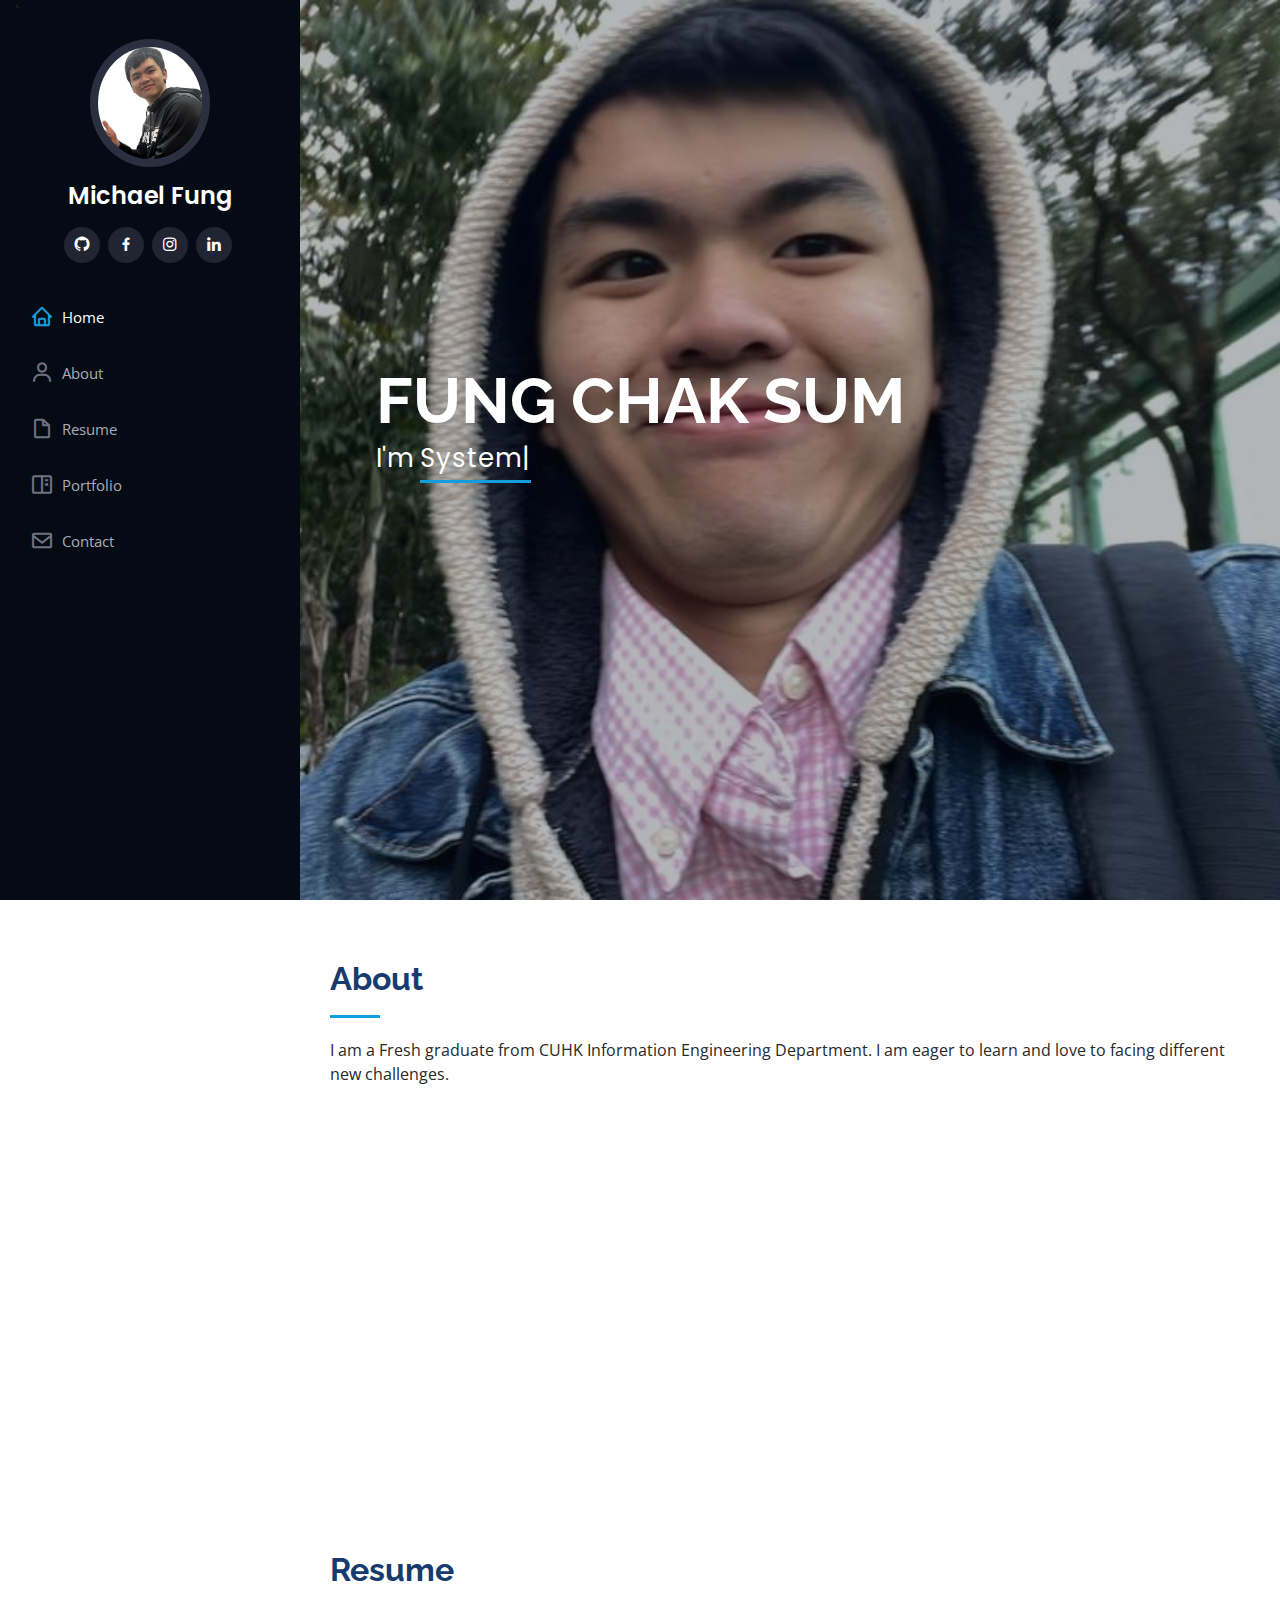
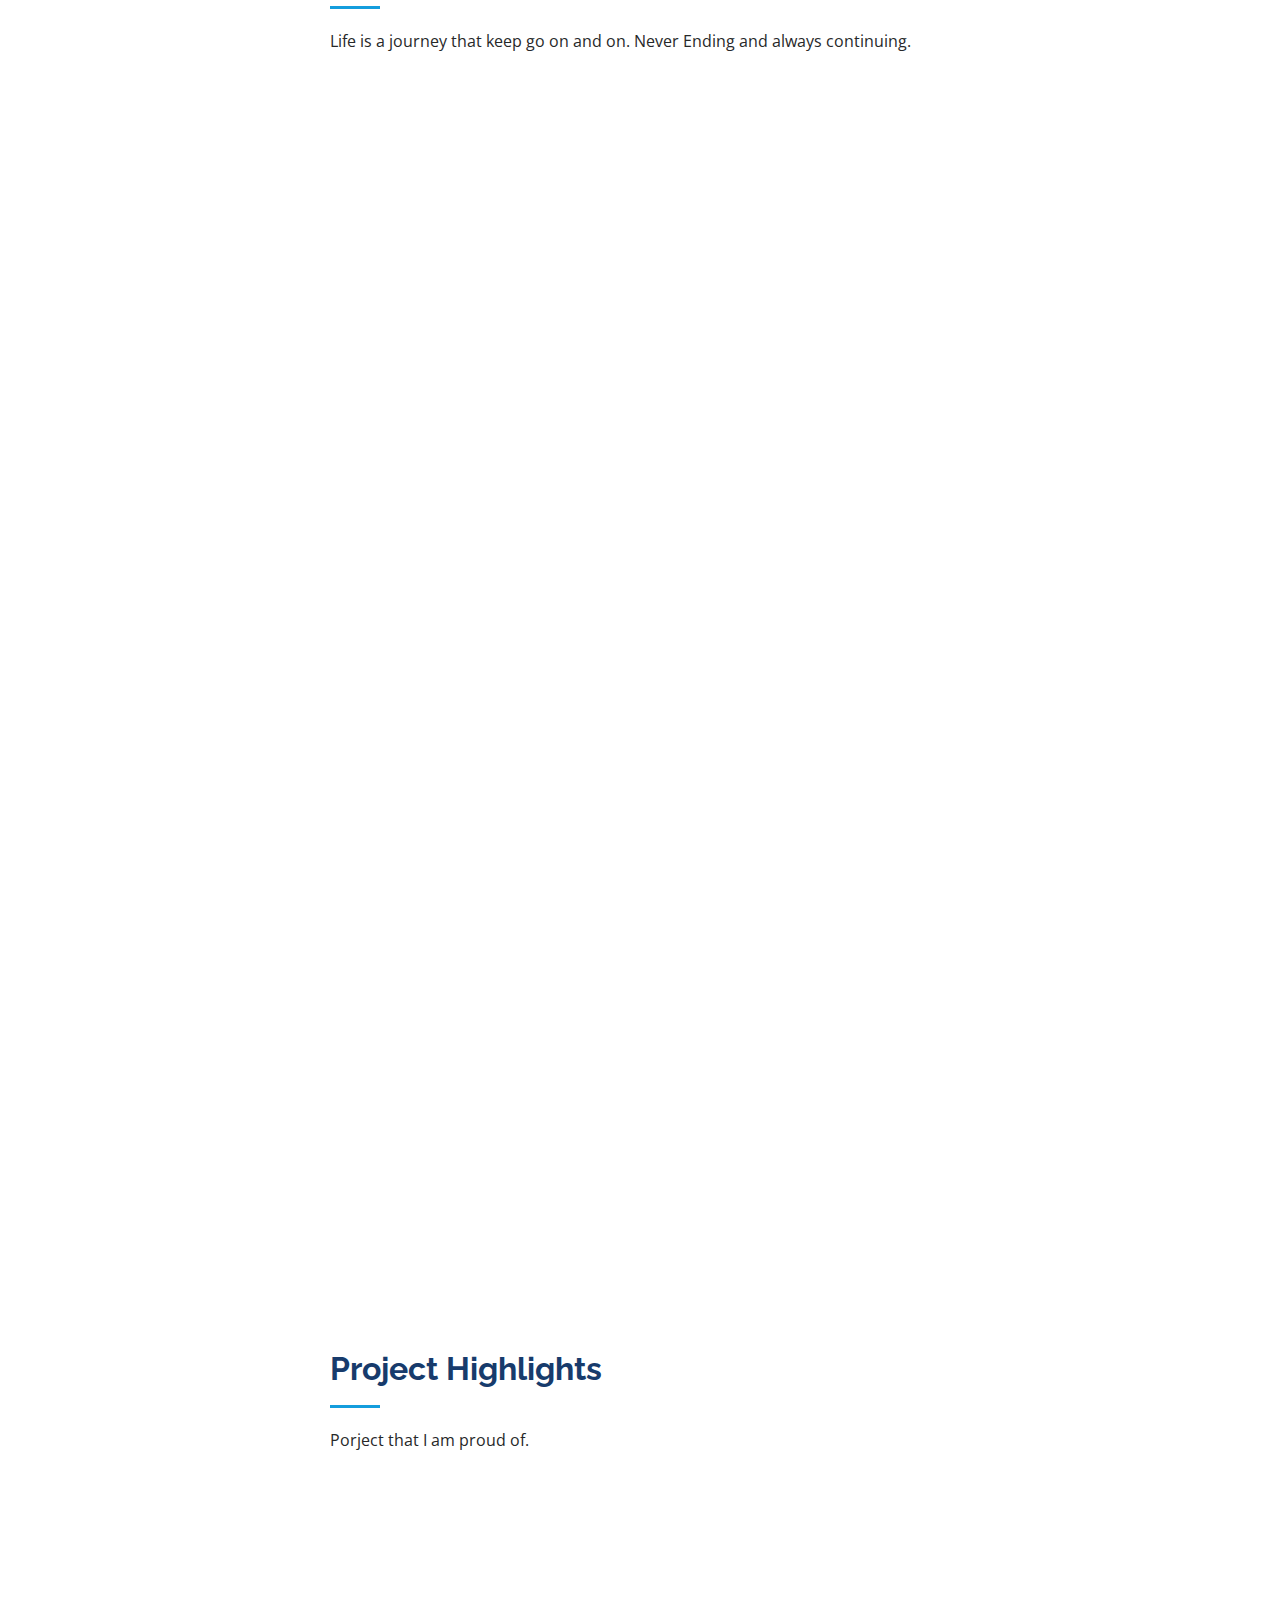
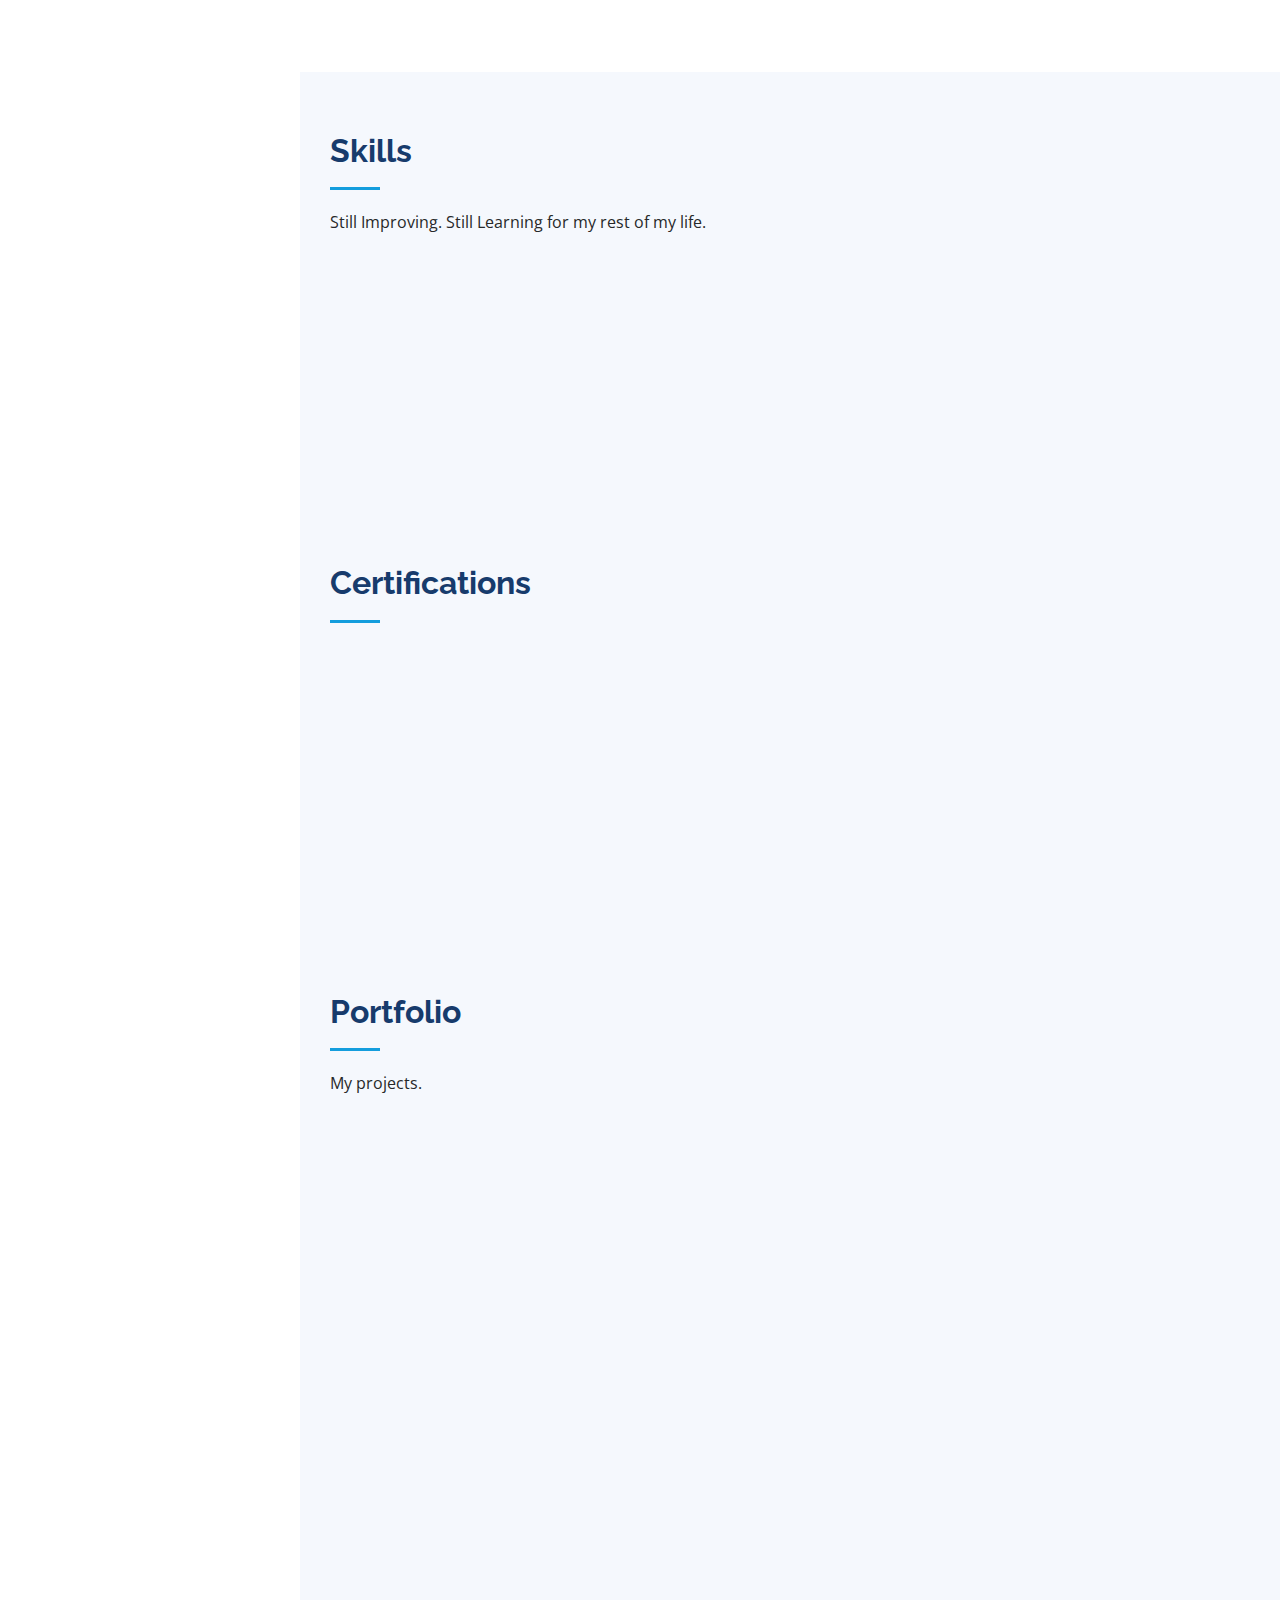
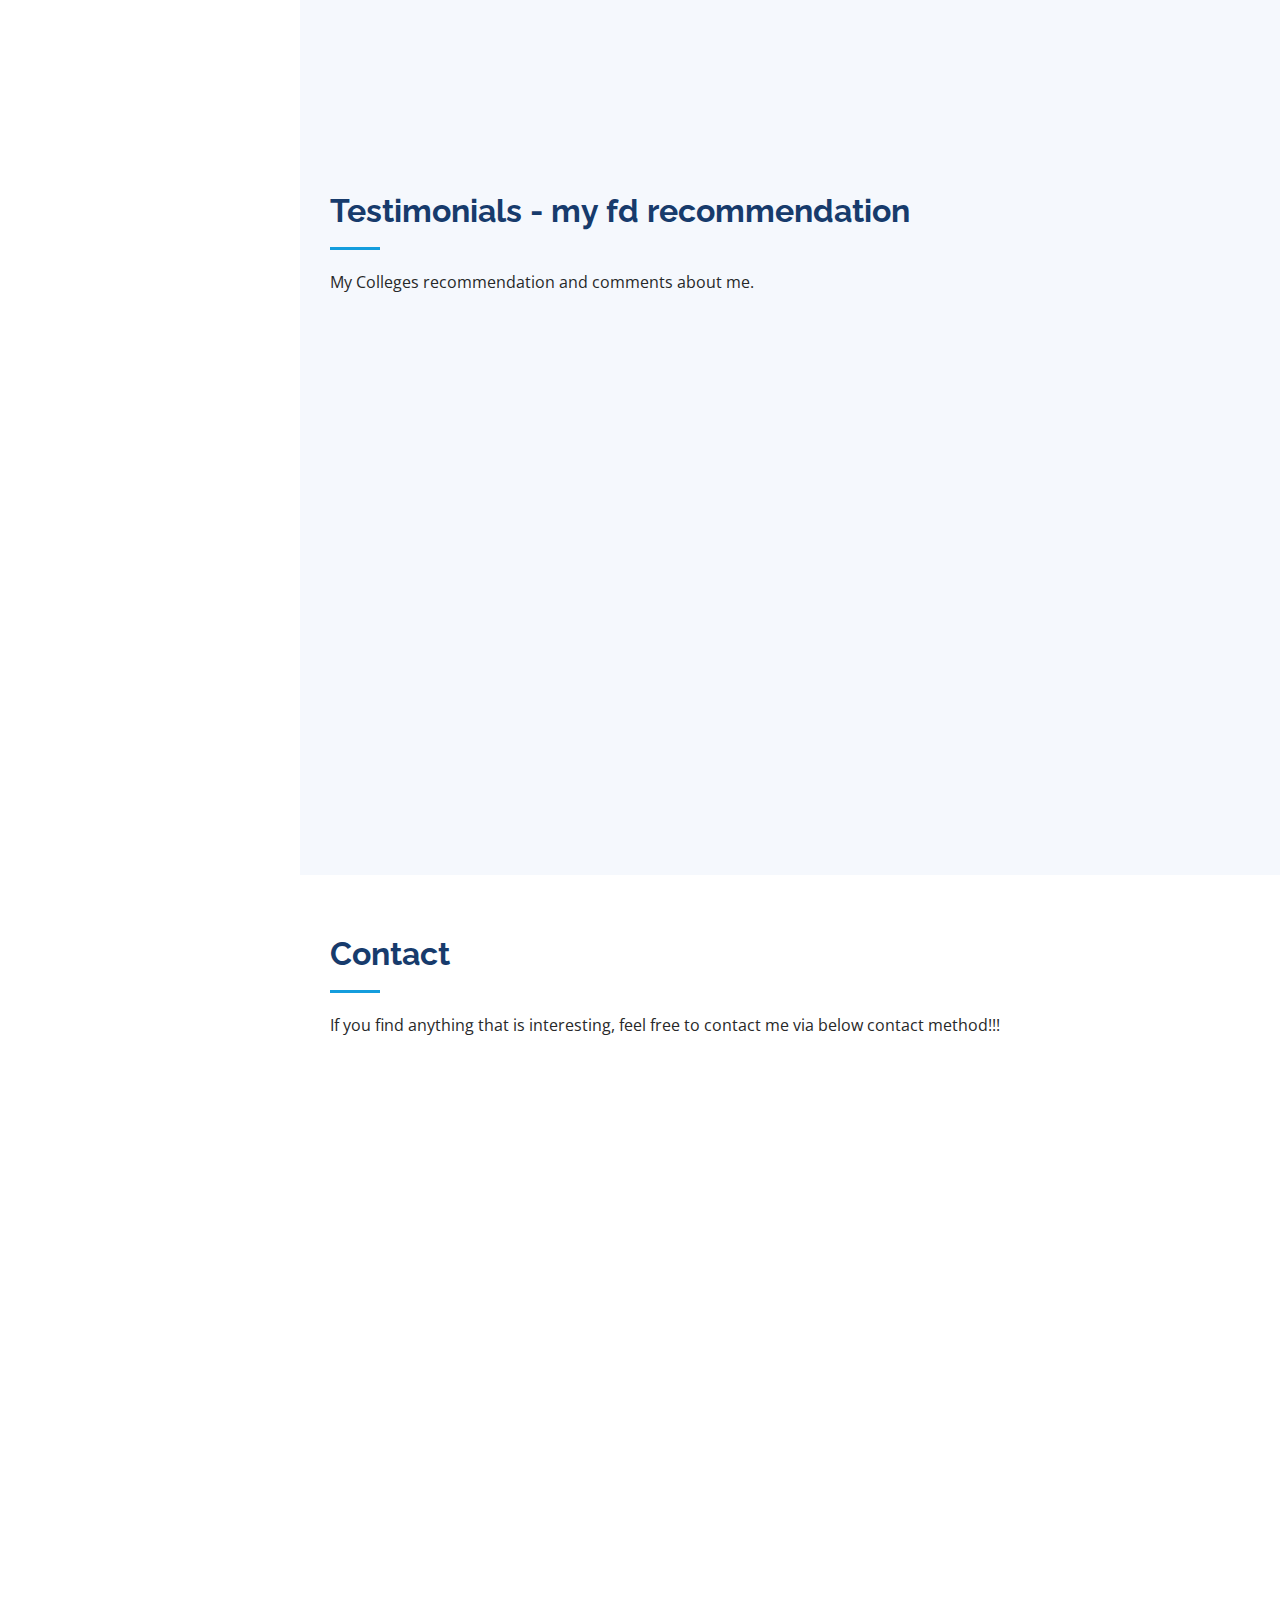
<file: index.html>
<!DOCTYPE html>
<html lang="en">

<head>
  <meta charset="utf-8">
  <meta content="width=device-width, initial-scale=1.0" name="viewport">

  <title>Michael - Fung Chak Sum</title>
  <meta content="" name="description">
  <meta content="" name="keywords">

  <!-- Favicons -->
  <link href="assets/img/M.png" rel="icon">
  <link href="assets/img/M.png" rel="apple-touch-icon">

  <!-- Google Fonts -->
  <link href="https://fonts.googleapis.com/css?family=Open+Sans:300,300i,400,400i,600,600i,700,700i|Raleway:300,300i,400,400i,500,500i,600,600i,700,700i|Poppins:300,300i,400,400i,500,500i,600,600i,700,700i" rel="stylesheet">

  <!-- Vendor CSS Files -->
  <link href="assets/vendor/aos/aos.css" rel="stylesheet">
  <link href="assets/vendor/bootstrap/css/bootstrap.min.css" rel="stylesheet">
  <link href="assets/vendor/bootstrap-icons/bootstrap-icons.css" rel="stylesheet">
  <link href="assets/vendor/boxicons/css/boxicons.min.css" rel="stylesheet">
  <link href="assets/vendor/glightbox/css/glightbox.min.css" rel="stylesheet">
  <link href="assets/vendor/swiper/swiper-bundle.min.css" rel="stylesheet">

  <!-- Template Main CSS File -->
  <link href="assets/css/style.css" rel="stylesheet">

  <!-- =======================================================
  * Template Name: iPortfolio
  * Updated: Nov 17 2023 with Bootstrap v5.3.2
  * Template URL: https://bootstrapmade.com/iportfolio-bootstrap-portfolio-websites-template/
  * Author: BootstrapMade.com
  * License: https://bootstrapmade.com/license/
  ======================================================== -->
</head>

<body>

  <!-- ======= Mobile nav toggle button ======= -->
  <i class="bi bi-list mobile-nav-toggle d-xl-none"></i>

  <!-- ======= Header ======= -->
  <header id="header">`
    <div class="d-flex flex-column">

      <div class="profile">
        <img src="assets/img/profile-img.jpg" alt="" class="img-fluid rounded-circle">
        <h1 class="text-light"><a href="index.html">Michael Fung</a></h1>
        <div class="social-links mt-3 text-center">
          <a href="https://github.com/mic1g" class="github"><i class="bx bxl-github"></i></a>
          <a href="https://www.facebook.com/chaksum.fung/" class="facebook"><i class="bx bxl-facebook"></i></a>
          <a href="https://www.instagram.com/_micro_fung/" class="instagram"><i class="bx bxl-instagram"></i></a>
          <a href="https://www.linkedin.com/in/cs-fung/" class="linkedin"><i class="bx bxl-linkedin"></i></a>
        </div>
      </div>

      <nav id="navbar" class="nav-menu navbar">
        <ul>
          <li><a href="#hero" class="nav-link scrollto active"><i class="bx bx-home"></i> <span>Home</span></a></li>
          <li><a href="#about" class="nav-link scrollto"><i class="bx bx-user"></i> <span>About</span></a></li>
          <li><a href="#resume" class="nav-link scrollto"><i class="bx bx-file-blank"></i> <span>Resume</span></a></li>
          <li><a href="#portfolio" class="nav-link scrollto"><i class="bx bx-book-content"></i> <span>Portfolio</span></a></li>
          <!--<li><a href="#services" class="nav-link scrollto"><i class="bx bx-server"></i> <span>Services</span></a></li> -->
          <li><a href="#contact" class="nav-link scrollto"><i class="bx bx-envelope"></i> <span>Contact</span></a></li>
        </ul>
      </nav><!-- .nav-menu -->
    </div>
  </header><!-- End Header -->

  <!-- ======= Hero Section ======= -->
  <section id="hero" class="d-flex flex-column justify-content-center align-items-center">
    <div class="hero-container" data-aos="fade-in">
      <h1>FUNG CHAK SUM</h1>
      <p>I'm <span class="typed" data-typed-items="System Engineer, Developer, Rice Cooker"></span></p>
    </div>
  </section><!-- End Hero -->

  <main id="main">

    <!-- ======= About Section ======= -->
    <section id="about" class="about">
      <div class="container">

        <div class="section-title">
          <h2>About</h2>
          <p>I am a Fresh graduate from CUHK Information Engineering Department. I am eager to learn and love to facing different new challenges.</p>
        </div>

        <div class="row">
          <div class="col-lg-4" data-aos="fade-right">
            <img src="assets/img/profile-img.jpg" class="img-fluid" alt="">
          </div>
          <div class="col-lg-8 pt-4 pt-lg-0 content" data-aos="fade-left">
            <h3>Web Developer &amp; System Engineer</h3>
            <p class="fst-italic">
              It is always my passion to impact others with the skills that I had learn in my lifes.
            </p>
            <div class="row">
              <div class="col-lg-6">
                <ul>
                  <li><i class="bi bi-chevron-right"></i> <strong>Birthday:</strong> <span>29 August 2001</span></li>
                  <li><i class="bi bi-chevron-right"></i> <strong>Phone:</strong> <span>+852 6737 9422</span></li>
                  <li><i class="bi bi-chevron-right"></i> <strong>City:</strong> <span>Toronto, CA</span></li>
                </ul>
              </div>
              <div class="col-lg-6">
                <ul>
                  <li><i class="bi bi-chevron-right"></i> <strong>Degree:</strong> <span>Bachelor</span></li>
                  <li><i class="bi bi-chevron-right"></i> <strong>Job Status:</strong> <span>Open</span></li>
                  <li><i class="bi bi-chevron-right"></i> <strong>Fun Fact:</strong> <span>You can directly speak to me - Michael Fung</span></li>
                </ul>
              </div>
            </div>
            <p>
              With the willing-ness to impact the world. I always believe that We can always achieve more than just meself. I am ready and loved to join in as a team member.
            </p>
          </div>
        </div>

      </div>
    </section><!-- End About Section -->


    <!-- ======= Resume Section ======= -->
    <section id="resume" class="resume">
      <div class="container">

        <div class="section-title">
          <h2>Resume</h2>
          <p>Life is a journey that keep go on and on. Never Ending and always continuing.</p>
        </div>

        <div class="row">
          <div class="col-lg-6" data-aos="fade-up">
            <h3 class="resume-title">Summary</h3>
            <div class="resume-item pb-0">
              <h4>Michael Fung</h4>
              <p><em>I'm a Information Engineering undergraduate studying at the Chinese University of Hong Kong. I learned interdisciplinary subjects during my academic, which allowed me to get prepared for delivering innovative solutions to solve problems.</em></p>
              <ul>
                <li>G/F, Magical House, Mickey Road</li>
                <li>(852) 67379422</li>
                <li>chaksumfung@gmail.com</li>
              </ul>
            </div>

            <h3 class="resume-title">Education</h3>
            <div class="resume-item">
              <h4>Bachelor of Engineering,</h4>
              <h4>Information Engineering </h4>
              <h5>2019 - 2023</h5>
              <p><em>The Chinese University of Hong Kong, Sha Tin, Hong Kong</em></p>
              <p>I have learn various of skills about information processing and software development. Including OOP, data structure, system design etc...</p>
            </div>
            
          </div>
          <div class="col-lg-6" data-aos="fade-up" data-aos-delay="100">
            <h3 class="resume-title">Professional Experience</h3>
            <div class="resume-item">
              <h4>System Engineer</h4>
              <h5>Jul 2023 - Present</h5>
              <p><em>Lenovo PCCW Solution Limited, Kowloon, HK</em></p>
              <ul>
                <li>Lead in perform AWS / Azure Cloud Solution as Solution Integrator.</li>
                <li>Delegate tasks to the 7 members of the Cloud & Infrastructure team and provide counsel on all aspects of the project. </li>
                <li>Provide & Assist On-Site colleges in project of $5M scale.</li>
                <li>Oversee the efficient use of production project budgets ranging from $2,000 - $25,000</li>
              </ul>
            </div>
            <div class="resume-item">
              <h4>Game Development Intern</h4>
              <h5>Jun 2022 - Oct 2022</h5>
              <p><em>CUHK CINTEC, ShaTin, HK</em></p>
              <ul>
                <li>Tailor-made 13 mini-games with Unity in 3 months to promote research projects to over 70,000 exhibition visitors.</li>
                <li>Developed a database for project management and data analysis in SQL.</li>
                <li>Assisted in website development and maintenance.</li>
                <li>Arranged 4+ mini-games proposals and presentation within 2 weeks for clients and account managers.</li>
              </ul>
            </div>
            <div class="resume-item">
              <h4>SAP Web Development Intern</h4>
              <h5>Jun 2021 - Aug 2021</h5>
              <p><em>AVNET, Kowloon, HK</em></p>
              <ul>
                <li>Understand business requirements.</li>
                <li>Familiar with Azure Synapse and Azure cloud technology.</li>
                <li>Knowledge of Database and SQL.</li>
                <li>Applicable of using Microsoft programming tools and C#.</li>
              </ul>
            </div>
            
          </div>
        </div>

      </div>
    </section><!-- End Resume Section -->


<!-- ======= Project Highlight Section ======= -->
    <section id="highlights" class="highlights">
      <div class="container">

        <div class="section-title">
          <h2>Project Highlights</h2>
          <p>Porject that I am proud of.</p>
        </div>

        <div class="row no-gutters">

          <div class="col-lg-3 col-md-6 d-md-flex align-items-md-stretch" data-aos="fade-up">
            <div class="count-box">
              <h3>
              <i class="bi bi-emoji-smile"></i>
              <span data-purecounter-start="0" data-purecounter-end="232" data-purecounter-duration="1.5" class="purecounter"></span>
              </h3>
              <p><strong>Happy Clients</strong> would like to have another partnerships.</p>
            </div>
          </div>

          <div class="col-lg-3 col-md-6 d-md-flex align-items-md-stretch" data-aos="fade-up" data-aos-delay="100">
            <div class="count-box">
              <h3>
              <i class="bi bi-journal-richtext"></i>
              <span data-purecounter-start="0" data-purecounter-end="14" data-purecounter-duration="1.5" class="purecounter"></span>
              </h3>
              <p><strong>Unity Projects</strong> had done in 3 months under my lead.</p>
            </div>
          </div>

          <div class="col-lg-3 col-md-6 d-md-flex align-items-md-stretch" data-aos="fade-up" data-aos-delay="200">
            <div class="count-box">
              <h3>
              <i class="bi bi-headset"></i>
              <span data-purecounter-start="0" data-purecounter-end="1453" data-purecounter-duration="1.5" class="purecounter"></span>
              </h3>
              <p><strong>Hours Of Support</strong> done before and after collabration.</p>
            </div>
          </div>

          <div class="col-lg-3 col-md-6 d-md-flex align-items-md-stretch" data-aos="fade-up" data-aos-delay="300">
            <div class="count-box">
              <h3>
              <i class="bi bi-people"></i>
              <span data-purecounter-start="0" data-purecounter-end="70000" data-purecounter-duration="1.5" class="purecounter"></span>
              </h3>
              <p><strong>Visitors</strong> are promoted during exhibition.</p>
            </div>
          </div>

        </div>

      </div>
    </section><!-- End certifications Section -->

    <!-- ======= Skills Section ======= -->
    <section id="skills" class="skills section-bg">
      <div class="container">

        <div class="section-title">
          <h2>Skills</h2>
          <p>Still Improving. Still Learning for my rest of my life.</p>
        </div>

        <div class="row skills-content">

          <div class="col-lg-6" data-aos="fade-up">

            <div class="progress">
              <span class="skill">C#/ASP.NET<i class="val">80%</i></span>
              <div class="progress-bar-wrap">
                <div class="progress-bar" role="progressbar" aria-valuenow="80" aria-valuemin="0" aria-valuemax="100"></div>
              </div>
            </div>

            <div class="progress">
              <span class="skill">AWS<i class="val">90%</i></span>
              <div class="progress-bar-wrap">
                <div class="progress-bar" role="progressbar" aria-valuenow="90" aria-valuemin="0" aria-valuemax="100"></div>
              </div>
            </div>

            <div class="progress">
              <span class="skill">Azure<i class="val">75%</i></span>
              <div class="progress-bar-wrap">
                <div class="progress-bar" role="progressbar" aria-valuenow="75" aria-valuemin="0" aria-valuemax="100"></div>
              </div>
            </div>

          </div>

          <div class="col-lg-6" data-aos="fade-up" data-aos-delay="100">

            <div class="progress">
              <span class="skill">Microsoft Power Automate / Power BI<i class="val">80%</i></span>
              <div class="progress-bar-wrap">
                <div class="progress-bar" role="progressbar" aria-valuenow="80" aria-valuemin="0" aria-valuemax="100"></div>
              </div>
            </div>

            <div class="progress">
              <span class="skill">HTML/CSS<i class="val">90%</i></span>
              <div class="progress-bar-wrap">
                <div class="progress-bar" role="progressbar" aria-valuenow="90" aria-valuemin="0" aria-valuemax="100"></div>
              </div>
            </div>

            <div class="progress">
              <span class="skill">Python<i class="val">75%</i></span>
              <div class="progress-bar-wrap">
                <div class="progress-bar" role="progressbar" aria-valuenow="75" aria-valuemin="0" aria-valuemax="100"></div>
              </div>
            </div>

          </div>

        </div>

      </div>
    </section><!-- End Skills Section -->

    <!-- ======= Certifications Section ======= -->
    <section id="certifications" class="certifications section-bg">
      <div class = "container">
        <div class = "section-title">
          <h2>Certifications</h2>
        </div>
        <div class="col-lg-12 d-flex justify-content-center" data-aos="fade-up">
          <div class = "certifications">
            <div class="image-container">
              <a href="https://www.credly.com/badges/043cb456-8a90-4a71-a8b8-98373e4b1b85/linked_in_profile">
                <img src="assets/img/certificate-pic/awsLogo.png" alt="">
                <div class="overlay">
                  <div class="overlay-text">AWS</div>
                </div>
              </a>
            </div>

            <div class="image-container">
              <a href="https://learn.microsoft.com/zh-tw/users/ChakSumFung-5694/credentials/4CCB20F69C558DC">
                <img src="assets/img/certificate-pic/azureLogo.png" alt="">
                <div class="overlay">
                  <div class="overlay-text">Azure</div>
                </div>
              </a>
            </div>

            <div class="image-container">
              <a href="https://www.credly.com/badges/bd1204b0-6d25-4ead-a621-55af5cef4c5e/linked_in_profile">
                <img src="assets/img/certificate-pic/courseraLogo.png" alt="">
                <div class="overlay">
                  <div class="overlay-text">Google Data Analytics</div>
                </div>
              </a>
            </div>

             <div class="image-container">
              <a href="https://edu.alibabacloud.com/certification/acp_cloudcomputing">
                <img src="assets/img/certificate-pic/alibabaCloudLogo.png" alt="">
                <div class="overlay">
                  <div class="overlay-text">Alibaba Cloud</div>
                </div>
              </a>
            </div>
          </div>
        </div>
      </div>
    </section><!-- End Certifications Section -->

    <!-- ======= Portfolio Section ======= -->
    <section id="portfolio" class="portfolio section-bg">
      <div class="container">

        <div class="section-title">
          <h2>Portfolio</h2>
          <p>My projects.</p>
        </div>

        <div class="row" data-aos="fade-up">
          <div class="col-lg-12 d-flex justify-content-center">
            <ul id="portfolio-flters">
              <li data-filter="*" class="filter-active">All</li>
              <li data-filter=".filter-app">App</li>
              <li data-filter=".filter-card">Card</li>
              <li data-filter=".filter-web">Web</li>
            </ul>
          </div>
        </div>

        <div class="row portfolio-container" data-aos="fade-up" data-aos-delay="100">

          <div class="col-lg-4 col-md-6 portfolio-item filter-app">
            <div class="portfolio-wrap">
              <img src="assets/img/portfolio/Runner/Runner-gameplay.png" class="img-fluid" alt="">
              <div class="portfolio-links">
                <a href="assets/img/portfolio/Runner/Runner-gameplay.png" data-gallery="portfolioGallery" class="portfolio-lightbox" title="Unity - SPF Runner"><i class="bx bx-plus"></i></a>
                <a href="portfolio-runner.html" title="More Details"><i class="bx bx-link"></i></a>
              </div>
            </div>
          </div>

          <div class="col-lg-4 col-md-6 portfolio-item filter-app">
            <div class="portfolio-wrap">
              <img src="assets/img/portfolio/typhoon/gameplay.png" class="img-fluid" alt="">
              <div class="portfolio-links">
                <a href="assets/img/portfolio/typhoon/gameplay.png" data-gallery="portfolioGallery" class="portfolio-lightbox" title="Unity - Typhoon Simulator"><i class="bx bx-plus"></i></a>
                <a href="portfolio-typhoon.html" title="More Details"><i class="bx bx-link"></i></a>
              </div>
            </div>
          </div>

          <div class="col-lg-4 col-md-6 portfolio-item filter-app">
            <div class="portfolio-wrap">
              <img src="assets/img/portfolio/hydrogel/gameplay.png" class="img-fluid" alt="">
              <div class="portfolio-links">
                <a href="assets/img/portfolio/hydrogel/gameplay.png" data-gallery="portfolioGallery" class="portfolio-lightbox" title="Unity - Hydrogel"><i class="bx bx-plus"></i></a>
                <a href="portfolio-hydrogel.html" title="More Details"><i class="bx bx-link"></i></a>
              </div>
            </div>
          </div>

          <div class="col-lg-4 col-md-6 portfolio-item filter-app">
            <div class="portfolio-wrap">
              <img src="assets/img/portfolio/MATLAB/app-interface.png" class="img-fluid" alt="">
              <div class="portfolio-links">
                <a href="assets/img/portfolio/MATLAB/app-interface.png" data-gallery="portfolioGallery" class="portfolio-lightbox" title="Social Optimal in Energy Trading "><i class="bx bx-plus"></i></a>
                <a href="portfolio-MATLAB.html" title="More Details"><i class="bx bx-link"></i></a>
              </div>
            </div>
          </div>

        </div>

      </div>
    </section><!-- End Portfolio Section -->


    
    <!-- ======= Services Section ======= -->
    <!-- ===================================
    <section id="services" class="services">
      <div class="container">

        <div class="section-title">
          <h2>Services -can del</h2>
          <p>Magnam dolores commodi suscipit. Necessitatibus eius consequatur ex aliquid fuga eum quidem. Sit sint consectetur velit. Quisquam quos quisquam cupiditate. Et nemo qui impedit suscipit alias ea. Quia fugiat sit in iste officiis commodi quidem hic quas.</p>
        </div>

        <div class="row">
          <div class="col-lg-4 col-md-6 icon-box" data-aos="fade-up">
            <div class="icon"><i class="bi bi-briefcase"></i></div>
            <h4 class="title"><a href="">Lorem Ipsum</a></h4>
            <p class="description">Voluptatum deleniti atque corrupti quos dolores et quas molestias excepturi sint occaecati cupiditate non provident</p>
          </div>
          <div class="col-lg-4 col-md-6 icon-box" data-aos="fade-up" data-aos-delay="100">
            <div class="icon"><i class="bi bi-card-checklist"></i></div>
            <h4 class="title"><a href="">Dolor Sitema</a></h4>
            <p class="description">Minim veniam, quis nostrud exercitation ullamco laboris nisi ut aliquip ex ea commodo consequat tarad limino ata</p>
          </div>
          <div class="col-lg-4 col-md-6 icon-box" data-aos="fade-up" data-aos-delay="200">
            <div class="icon"><i class="bi bi-bar-chart"></i></div>
            <h4 class="title"><a href="">Sed ut perspiciatis</a></h4>
            <p class="description">Duis aute irure dolor in reprehenderit in voluptate velit esse cillum dolore eu fugiat nulla pariatur</p>
          </div>
          <div class="col-lg-4 col-md-6 icon-box" data-aos="fade-up" data-aos-delay="300">
            <div class="icon"><i class="bi bi-binoculars"></i></div>
            <h4 class="title"><a href="">Magni Dolores</a></h4>
            <p class="description">Excepteur sint occaecat cupidatat non proident, sunt in culpa qui officia deserunt mollit anim id est laborum</p>
          </div>
          <div class="col-lg-4 col-md-6 icon-box" data-aos="fade-up" data-aos-delay="400">
            <div class="icon"><i class="bi bi-brightness-high"></i></div>
            <h4 class="title"><a href="">Nemo Enim</a></h4>
            <p class="description">At vero eos et accusamus et iusto odio dignissimos ducimus qui blanditiis praesentium voluptatum deleniti atque</p>
          </div>
          <div class="col-lg-4 col-md-6 icon-box" data-aos="fade-up" data-aos-delay="500">
            <div class="icon"><i class="bi bi-calendar4-week"></i></div>
            <h4 class="title"><a href="">Eiusmod Tempor</a></h4>
            <p class="description">Et harum quidem rerum facilis est et expedita distinctio. Nam libero tempore, cum soluta nobis est eligendi</p>
          </div>
        </div>

      </div>
    </section>
    ========================= -->
    <!-- End Services Section -->

    <!-- ======= Testimonials Section ======= -->
    <section id="testimonials" class="testimonials section-bg">
      <div class="container">

        <div class="section-title">
          <h2>Testimonials - my fd recommendation</h2>
          <p>My Colleges recommendation and comments about me.</p>
        </div>

        <div class="testimonials-slider swiper" data-aos="fade-up" data-aos-delay="100">
          <div class="swiper-wrapper">

            <div class="swiper-slide">
              <div class="testimonial-item" data-aos="fade-up">
                <p>
                  <i class="bx bxs-quote-alt-left quote-icon-left"></i>
                  Michael is a very creative and eloquent person. He helps a lot when we are handling numbers of project at once. He is also a very good team player to assign various jobs to colleges based on their strength and abilities smoothly.
                  <i class="bx bxs-quote-alt-right quote-icon-right"></i>
                </p>
                <img src="assets/img/testimonials/chris.jpg" class="testimonial-img" alt="">
                <h3>Chris, Lee Siu Hin</h3>
                <h4>Lead of Development, &amp; Founder of people hunt</h4>
              </div>
            </div><!-- End testimonial item -->

            <div class="swiper-slide">
              <div class="testimonial-item" data-aos="fade-up" data-aos-delay="100">
                <p>
                  <i class="bx bxs-quote-alt-left quote-icon-left"></i>
                    Michael is a expert who can finish its job professionally. He is also a fast learner to pick up various new tool that needed in our company. He always provide insights that can think out of the box to proven his ability to work.
                  <i class="bx bxs-quote-alt-right quote-icon-right"></i>
                </p>
                <img src="assets/img/testimonials/testimonials-2.jpg" class="testimonial-img" alt="">
                <h3>Margaret, NG Yu Yan</h3>
                <h4>Assurance Manager</h4>
              </div>
            </div><!-- End testimonial item -->

            <div class="swiper-slide">
              <div class="testimonial-item" data-aos="fade-up" data-aos-delay="200">
                <p>
                  <i class="bx bxs-quote-alt-left quote-icon-left"></i>
                  I am impressed that the coorination power of Michael is impressve. When we are doing project together, he used to organize our workload very well. In order to finish our part very effectively.I like his take the initiative to the project.  
                  <i class="bx bxs-quote-alt-right quote-icon-right"></i>
                </p>
                <img src="assets/img/testimonials/testimonials-4.jpg" class="testimonial-img" alt="">
                <h3>Enoch, TANG Yee Noh</h3>
                <h4>School-mate</h4>
              </div>
            </div><!-- End testimonial item -->

            <div class="swiper-slide">
              <div class="testimonial-item" data-aos="fade-up" data-aos-delay="300">
                <p>
                  <i class="bx bxs-quote-alt-left quote-icon-left"></i>
                  Michael is a very experienced professional of handling project. We have a great collabration when he giving me project ideas and good workflow. I also admire his ability to coordinate different parties firm and steady with a steady speed.
                  <i class="bx bxs-quote-alt-right quote-icon-right"></i>
                </p>
                <img src="assets/img/testimonials/Circle.png" class="testimonial-img" alt="">
                <h3>Ma Yuen Ying</h3>
                <h4>Entrepreneur</h4>
              </div>
            </div><!-- End testimonial item -->


          </div>
          <div class="swiper-pagination"></div>
        </div>

      </div>
    </section><!-- End Testimonials Section -->    


    <!-- ======= Contact Section ======= -->
    <section id="contact" class="contact">
      <div class="container">

        <div class="section-title">
          <h2>Contact</h2>
          <p>If you find anything that is interesting, feel free to contact me via below contact method!!!</p>
        </div>

        <div class="row" data-aos="fade-in">

          <div class="col-lg-5 d-flex align-items-stretch">
            <div class="info">
              <div class="address">
                <i class="bi bi-geo-alt"></i>
                <h4>Location:</h4>
                <p>North York, Toronto</p>
              </div>

              <div class="email">
                <i class="bi bi-envelope"></i>
                <h4>Email:</h4>
                <p>chaksumfung@gmail.com</p>
              </div>

              <div class="phone">
                <i class="bi bi-phone"></i>
                <h4>Call:</h4>
                <p>+852 67379422</p>
              </div>

              <iframe src="https://www.google.com/maps/embed/v1/place?key=AIzaSyD1AfmDgRIwVzMVbgoIOi49t6XOxmnoDp4&q=IkeaNoth York,North York,Toronto+Canada" 
                      
                      frameborder="0" 
                      style="border:0; width: 100%; height: 290px;" 
                      allowfullscreen>
              </iframe>
            </div>

          </div>

          <div class="col-lg-7 mt-5 mt-lg-0 d-flex align-items-stretch">
            <form action="https://formsubmit.co/a819e454351634d4317c35d400047566" method="POST" role="form" class="php-email-form">
              <div class="row">
                <div class="form-group col-md-6">
                  <label for="name">Your Name</label>
                  <input type="text" name="name" class="form-control" id="name" required>
                </div>
                <div class="form-group col-md-6">
                  <label for="name">Your Email</label>
                  <input type="email" class="form-control" name="email" id="email" required>
                </div>
              </div>
              <div class="form-group">
                <label for="name">Subject</label>
                <input type="text" class="form-control" name="subject" id="subject" required>
              </div>
              <div class="form-group">
                <label for="name">Message</label>
                <textarea class="form-control" name="message" rows="10" required></textarea>
              </div>
              
              <div class="text-center"><button type="submit">Send Message</button></div>
            </form>
          </div>

        </div>

      </div>
    </section><!-- End Contact Section -->

  </main><!-- End #main -->



  <a href="#" class="back-to-top d-flex align-items-center justify-content-center"><i class="bi bi-arrow-up-short"></i></a>

  <!-- Vendor JS Files -->
  <script src="assets/vendor/purecounter/purecounter_vanilla.js"></script>
  <script src="assets/vendor/aos/aos.js"></script>
  <script src="assets/vendor/bootstrap/js/bootstrap.bundle.min.js"></script>
  <script src="assets/vendor/glightbox/js/glightbox.min.js"></script>
  <script src="assets/vendor/isotope-layout/isotope.pkgd.min.js"></script>
  <script src="assets/vendor/swiper/swiper-bundle.min.js"></script>
  <script src="assets/vendor/typed.js/typed.umd.js"></script>
  <script src="assets/vendor/waypoints/noframework.waypoints.js"></script>
  <!--<script src="assets/vendor/php-email-form/validate.js"></script> -->

  <!-- Template Main JS File -->
  <script src="assets/js/main.js"></script>

</body>

</html>
</file>
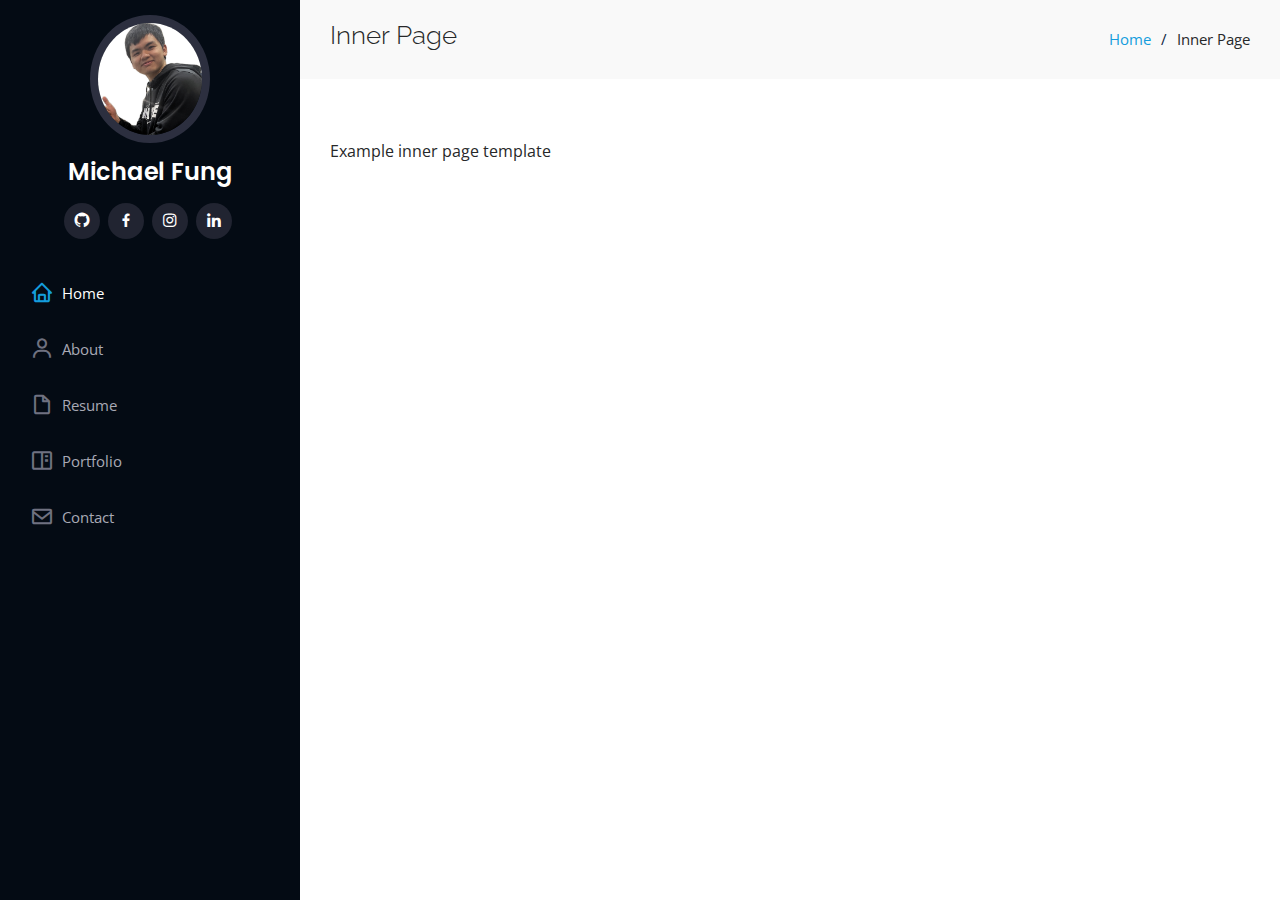
<file: inner-page.html>
<!DOCTYPE html>
<html lang="en">

<head>
  <meta charset="utf-8">
  <meta content="width=device-width, initial-scale=1.0" name="viewport">

  <title>Inner Page</title>
  <meta content="" name="description">
  <meta content="" name="keywords">

  <!-- Favicons -->
  <link href="assets/img/M.png" rel="icon">
  <link href="assets/img/M.png" rel="apple-touch-icon">

  <!-- Google Fonts -->
  <link href="https://fonts.googleapis.com/css?family=Open+Sans:300,300i,400,400i,600,600i,700,700i|Raleway:300,300i,400,400i,500,500i,600,600i,700,700i|Poppins:300,300i,400,400i,500,500i,600,600i,700,700i" rel="stylesheet">

  <!-- Vendor CSS Files -->
  <link href="assets/vendor/aos/aos.css" rel="stylesheet">
  <link href="assets/vendor/bootstrap/css/bootstrap.min.css" rel="stylesheet">
  <link href="assets/vendor/bootstrap-icons/bootstrap-icons.css" rel="stylesheet">
  <link href="assets/vendor/boxicons/css/boxicons.min.css" rel="stylesheet">
  <link href="assets/vendor/glightbox/css/glightbox.min.css" rel="stylesheet">
  <link href="assets/vendor/swiper/swiper-bundle.min.css" rel="stylesheet">

  <!-- Template Main CSS File -->
  <link href="assets/css/style.css" rel="stylesheet">

  <!-- =======================================================
  * Template Name: iPortfolio
  * Updated: Nov 17 2023 with Bootstrap v5.3.2
  * Template URL: https://bootstrapmade.com/iportfolio-bootstrap-portfolio-websites-template/
  * Author: BootstrapMade.com
  * License: https://bootstrapmade.com/license/
  ======================================================== -->
</head>

<body>

  <!-- ======= Mobile nav toggle button ======= -->
  <i class="bi bi-list mobile-nav-toggle d-xl-none"></i>

  <!-- ======= Header ======= -->
  <header id="header">
    <div class="d-flex flex-column">

      <div class="profile">
        <img src="assets/img/profile-img.jpg" alt="" class="img-fluid rounded-circle">
        <h1 class="text-light"><a href="index.html">Michael Fung</a></h1>
        <div class="social-links mt-3 text-center">
          <a href="https://github.com/mic1g" class="github"><i class="bx bxl-github"></i></a>
          <a href="https://www.facebook.com/chaksum.fung/" class="facebook"><i class="bx bxl-facebook"></i></a>
          <a href="https://www.instagram.com/_micro_fung/" class="instagram"><i class="bx bxl-instagram"></i></a>
          <a href="https://www.linkedin.com/in/cs-fung/" class="linkedin"><i class="bx bxl-linkedin"></i></a>
        </div>
      </div>

      <nav id="navbar" class="nav-menu navbar">
        <ul>
          <li><a href="#hero" class="nav-link scrollto active"><i class="bx bx-home"></i> <span>Home</span></a></li>
          <li><a href="#about" class="nav-link scrollto"><i class="bx bx-user"></i> <span>About</span></a></li>
          <li><a href="#resume" class="nav-link scrollto"><i class="bx bx-file-blank"></i> <span>Resume</span></a></li>
          <li><a href="#portfolio" class="nav-link scrollto"><i class="bx bx-book-content"></i> <span>Portfolio</span></a></li>
          <!--<li><a href="#services" class="nav-link scrollto"><i class="bx bx-server"></i> <span>Services</span></a></li>-->
          <li><a href="#contact" class="nav-link scrollto"><i class="bx bx-envelope"></i> <span>Contact</span></a></li>
        </ul>
      </nav><!-- .nav-menu -->
    </div>
  </header><!-- End Header -->

  <main id="main">

    <!-- ======= Breadcrumbs ======= -->
    <section class="breadcrumbs">
      <div class="container">

        <div class="d-flex justify-content-between align-items-center">
          <h2>Inner Page</h2>
          <ol>
            <li><a href="index.html">Home</a></li>
            <li>Inner Page</li>
          </ol>
        </div>

      </div>
    </section><!-- End Breadcrumbs -->

    <section class="inner-page">
      <div class="container">
        <p>
          Example inner page template
        </p>
      </div>
    </section>

  </main><!-- End #main -->

  <a href="#" class="back-to-top d-flex align-items-center justify-content-center"><i class="bi bi-arrow-up-short"></i></a>

  <!-- Vendor JS Files -->
  <script src="assets/vendor/purecounter/purecounter_vanilla.js"></script>
  <script src="assets/vendor/aos/aos.js"></script>
  <script src="assets/vendor/bootstrap/js/bootstrap.bundle.min.js"></script>
  <script src="assets/vendor/glightbox/js/glightbox.min.js"></script>
  <script src="assets/vendor/isotope-layout/isotope.pkgd.min.js"></script>
  <script src="assets/vendor/swiper/swiper-bundle.min.js"></script>
  <script src="assets/vendor/typed.js/typed.umd.js"></script>
  <script src="assets/vendor/waypoints/noframework.waypoints.js"></script>
  <script src="assets/vendor/php-email-form/validate.js"></script>

  <!-- Template Main JS File -->
  <script src="assets/js/main.js"></script>

</body>

</html>
</file>
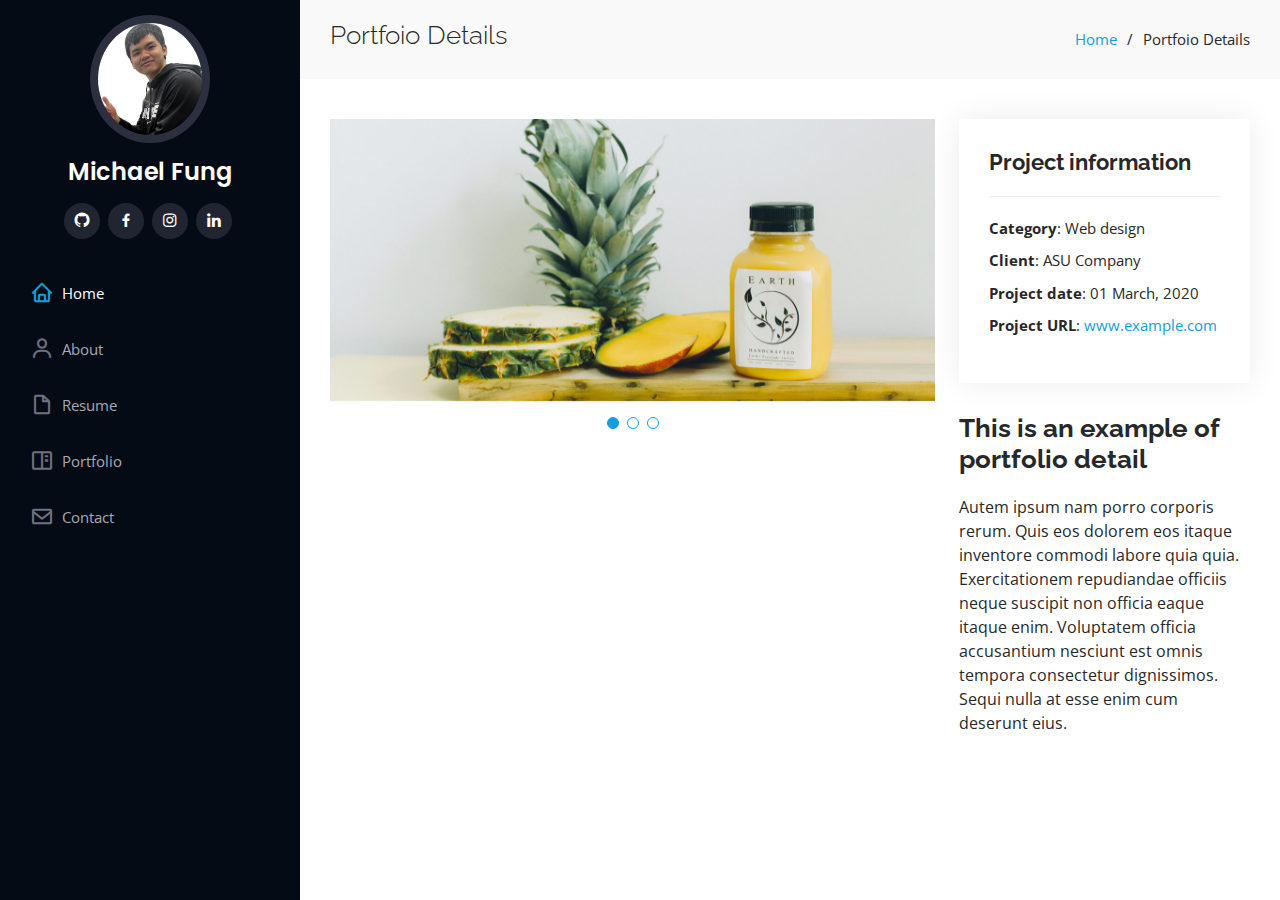
<file: portfolio-details.html>
<!DOCTYPE html>
<html lang="en">

<head>
  <meta charset="utf-8">
  <meta content="width=device-width, initial-scale=1.0" name="viewport">

  <title>Portfolio Details - iPortfolio Bootstrap Template</title>
  <meta content="" name="description">
  <meta content="" name="keywords">

  <!-- Favicons -->
  <link href="assets/img/M.png" rel="icon">
  <link href="assets/img/M.png" rel="apple-touch-icon">

  <!-- Google Fonts -->
  <link href="https://fonts.googleapis.com/css?family=Open+Sans:300,300i,400,400i,600,600i,700,700i|Raleway:300,300i,400,400i,500,500i,600,600i,700,700i|Poppins:300,300i,400,400i,500,500i,600,600i,700,700i" rel="stylesheet">

  <!-- Vendor CSS Files -->
  <link href="assets/vendor/aos/aos.css" rel="stylesheet">
  <link href="assets/vendor/bootstrap/css/bootstrap.min.css" rel="stylesheet">
  <link href="assets/vendor/bootstrap-icons/bootstrap-icons.css" rel="stylesheet">
  <link href="assets/vendor/boxicons/css/boxicons.min.css" rel="stylesheet">
  <link href="assets/vendor/glightbox/css/glightbox.min.css" rel="stylesheet">
  <link href="assets/vendor/swiper/swiper-bundle.min.css" rel="stylesheet">

  <!-- Template Main CSS File -->
  <link href="assets/css/style.css" rel="stylesheet">

</head>

<body>

  <!-- ======= Mobile nav toggle button ======= -->
  <i class="bi bi-list mobile-nav-toggle d-xl-none"></i>

  <!-- ======= Header ======= -->
  <header id="header">
    <div class="d-flex flex-column">

      <div class="profile">
        <img src="assets/img/profile-img.jpg" alt="" class="img-fluid rounded-circle">
        <h1 class="text-light"><a href="index.html">Michael Fung</a></h1>
        <div class="social-links mt-3 text-center">
          <a href="https://github.com/mic1g" class="github"><i class="bx bxl-github"></i></a>
          <a href="https://www.facebook.com/chaksum.fung/" class="facebook"><i class="bx bxl-facebook"></i></a>
          <a href="https://www.instagram.com/_micro_fung/" class="instagram"><i class="bx bxl-instagram"></i></a>
          <a href="https://www.linkedin.com/in/cs-fung/" class="linkedin"><i class="bx bxl-linkedin"></i></a>
        </div>
      </div>

      <nav id="navbar" class="nav-menu navbar">
        <ul>
          <li><a href="index.html#hero" class="nav-link scrollto active"><i class="bx bx-home"></i> <span>Home</span></a></li>
          <li><a href="index.html#about" class="nav-link scrollto"><i class="bx bx-user"></i> <span>About</span></a></li>
          <li><a href="#resume" class="nav-link scrollto"><i class="bx bx-file-blank"></i> <span>Resume</span></a></li>
          <li><a href="#portfolio" class="nav-link scrollto"><i class="bx bx-book-content"></i> <span>Portfolio</span></a></li>
          <!--<li><a href="#services" class="nav-link scrollto"><i class="bx bx-server"></i> <span>Services</span></a></li>-->
          <li><a href="#contact" class="nav-link scrollto"><i class="bx bx-envelope"></i> <span>Contact</span></a></li>
        </ul>
      </nav><!-- .nav-menu -->
    </div>
  </header><!-- End Header -->

  <main id="main">

    <!-- ======= Breadcrumbs ======= -->
    <section id="breadcrumbs" class="breadcrumbs">
      <div class="container">

        <div class="d-flex justify-content-between align-items-center">
          <h2>Portfoio Details</h2>
          <ol>
            <li><a href="index.html">Home</a></li>
            <li>Portfoio Details</li>
          </ol>
        </div>

      </div>
    </section><!-- End Breadcrumbs -->

    <!-- ======= Portfolio Details Section ======= -->
    <section id="portfolio-details" class="portfolio-details">
      <div class="container">

        <div class="row gy-4">

          <div class="col-lg-8">
            <div class="portfolio-details-slider swiper">
              <div class="swiper-wrapper align-items-center">

                <div class="swiper-slide">
                  <img src="assets/img/portfolio/portfolio-details-1.jpg" alt="">
                </div>

                <div class="swiper-slide">
                  <img src="assets/img/portfolio/portfolio-details-2.jpg" alt="">
                </div>

                <div class="swiper-slide">
                  <img src="assets/img/portfolio/portfolio-details-3.jpg" alt="">
                </div>

              </div>
              <div class="swiper-pagination"></div>
            </div>
          </div>

          <div class="col-lg-4">
            <div class="portfolio-info">
              <h3>Project information</h3>
              <ul>
                <li><strong>Category</strong>: Web design</li>
                <li><strong>Client</strong>: ASU Company</li>
                <li><strong>Project date</strong>: 01 March, 2020</li>
                <li><strong>Project URL</strong>: <a href="#">www.example.com</a></li>
              </ul>
            </div>
            <div class="portfolio-description">
              <h2>This is an example of portfolio detail</h2>
              <p>
                Autem ipsum nam porro corporis rerum. Quis eos dolorem eos itaque inventore commodi labore quia quia. Exercitationem repudiandae officiis neque suscipit non officia eaque itaque enim. Voluptatem officia accusantium nesciunt est omnis tempora consectetur dignissimos. Sequi nulla at esse enim cum deserunt eius.
              </p>
            </div>
          </div>

        </div>

      </div>
    </section><!-- End Portfolio Details Section -->

  </main><!-- End #main -->

  <a href="#" class="back-to-top d-flex align-items-center justify-content-center"><i class="bi bi-arrow-up-short"></i></a>

  <!-- Vendor JS Files -->
  <script src="assets/vendor/purecounter/purecounter_vanilla.js"></script>
  <script src="assets/vendor/aos/aos.js"></script>
  <script src="assets/vendor/bootstrap/js/bootstrap.bundle.min.js"></script>
  <script src="assets/vendor/glightbox/js/glightbox.min.js"></script>
  <script src="assets/vendor/isotope-layout/isotope.pkgd.min.js"></script>
  <script src="assets/vendor/swiper/swiper-bundle.min.js"></script>
  <script src="assets/vendor/typed.js/typed.umd.js"></script>
  <script src="assets/vendor/waypoints/noframework.waypoints.js"></script>
  <script src="assets/vendor/php-email-form/validate.js"></script>

  <!-- Template Main JS File -->
  <script src="assets/js/main.js"></script>

</body>

</html>
</file>
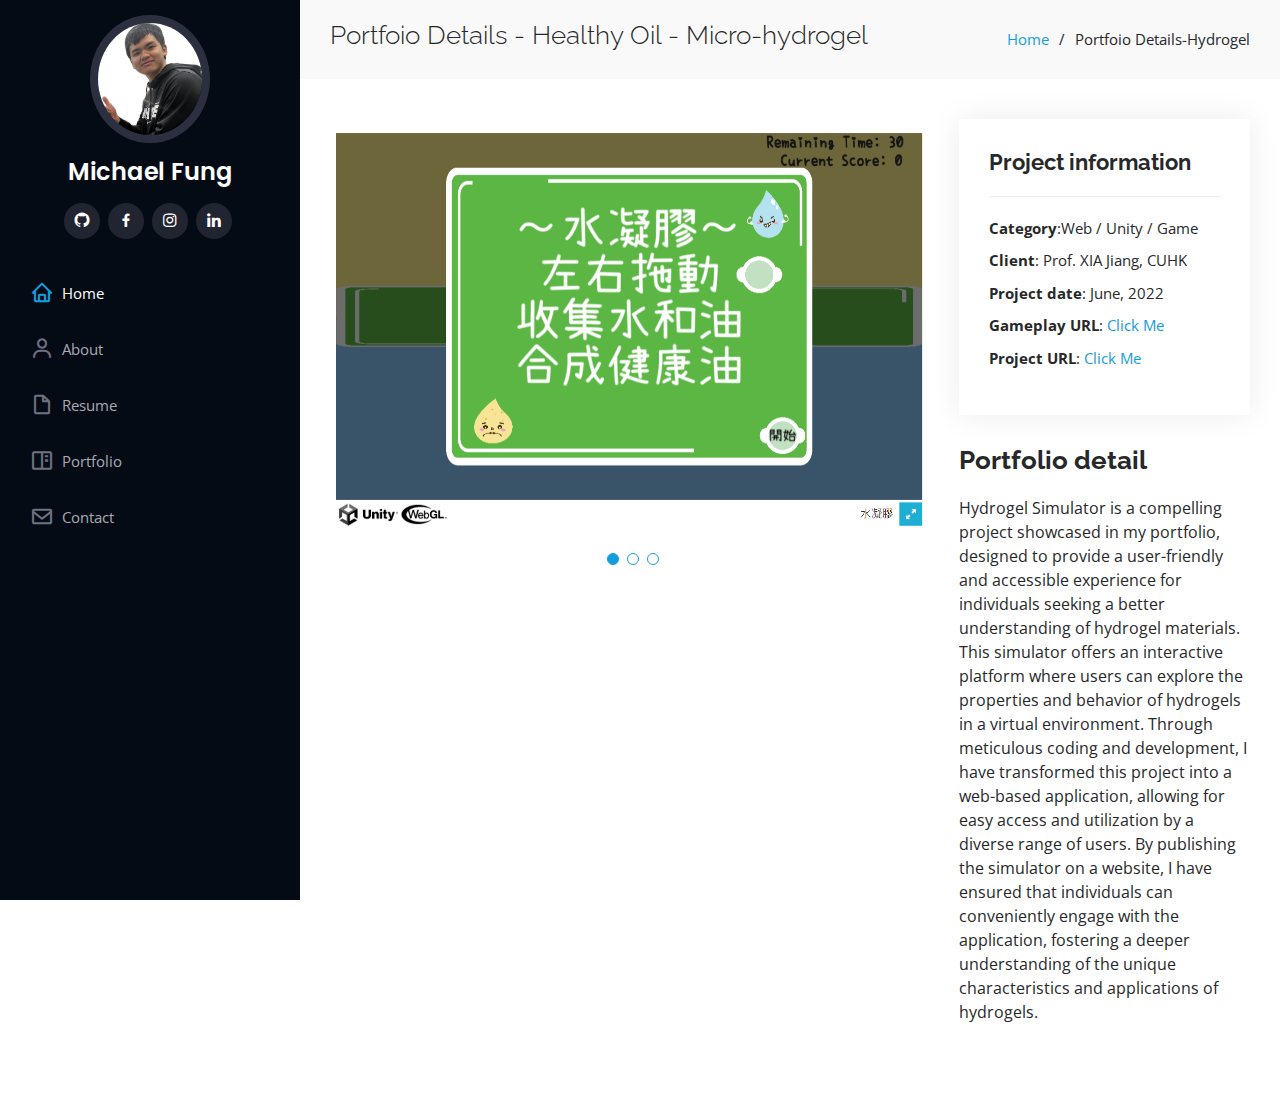
<file: portfolio-hydrogel.html>
<!DOCTYPE html>
<html lang="en">

<head>

  <meta charset="utf-8">
  <meta content="width=device-width, initial-scale=1.0" name="viewport">

  <title>Portfolio Details - Typhoon Simulator</title>
  <meta content="" name="description">
  <meta content="" name="keywords">

  <!-- Favicons -->
  <link href="assets/img/M.png" rel="icon">
  <link href="assets/img/M.png" rel="apple-touch-icon">

  <!-- Google Fonts -->
  <link href="https://fonts.googleapis.com/css?family=Open+Sans:300,300i,400,400i,600,600i,700,700i|Raleway:300,300i,400,400i,500,500i,600,600i,700,700i|Poppins:300,300i,400,400i,500,500i,600,600i,700,700i" rel="stylesheet">

  <!-- Vendor CSS Files -->
  <link href="assets/vendor/aos/aos.css" rel="stylesheet">
  <link href="assets/vendor/bootstrap/css/bootstrap.min.css" rel="stylesheet">
  <link href="assets/vendor/bootstrap-icons/bootstrap-icons.css" rel="stylesheet">
  <link href="assets/vendor/boxicons/css/boxicons.min.css" rel="stylesheet">
  <link href="assets/vendor/glightbox/css/glightbox.min.css" rel="stylesheet">
  <link href="assets/vendor/swiper/swiper-bundle.min.css" rel="stylesheet">
  
  <!-- Template Main CSS File -->
  
  <link href="assets/css/style.css" rel="stylesheet">

</head>

<body>

  <!-- ======= Mobile nav toggle button ======= -->
  <i class="bi bi-list mobile-nav-toggle d-xl-none"></i>

  <!-- ======= Header ======= -->
  <header id="header">
    <div class="d-flex flex-column">

      <div class="profile">
        <img src="assets/img/profile-img.jpg" alt="" class="img-fluid rounded-circle">
        <h1 class="text-light"><a href="index.html">Michael Fung</a></h1>
        <div class="social-links mt-3 text-center">
          <a href="https://github.com/mic1g" class="github"><i class="bx bxl-github"></i></a>
          <a href="https://www.facebook.com/chaksum.fung/" class="facebook"><i class="bx bxl-facebook"></i></a>
          <a href="https://www.instagram.com/_micro_fung/" class="instagram"><i class="bx bxl-instagram"></i></a>
          <a href="https://www.linkedin.com/in/cs-fung/" class="linkedin"><i class="bx bxl-linkedin"></i></a>
        </div>
      </div>

      <nav id="navbar" class="nav-menu navbar">
        <ul>
          <li><a href="index.html#hero" class="nav-link scrollto active"><i class="bx bx-home"></i> <span>Home</span></a></li>
          <li><a href="index.html#about" class="nav-link scrollto"><i class="bx bx-user"></i> <span>About</span></a></li>
          <li><a href="index.html#resume" class="nav-link scrollto"><i class="bx bx-file-blank"></i> <span>Resume</span></a></li>
          <li><a href="index.html#portfolio" class="nav-link scrollto"><i class="bx bx-book-content"></i> <span>Portfolio</span></a></li>
          <!--<li><a href="#services" class="nav-link scrollto"><i class="bx bx-server"></i> <span>Services</span></a></li>-->
          <li><a href="index.html#contact" class="nav-link scrollto"><i class="bx bx-envelope"></i> <span>Contact</span></a></li>
        </ul>
      </nav><!-- .nav-menu -->
    </div>
  </header><!-- End Header -->

  <main id="main">

    <!-- ======= Breadcrumbs ======= -->
    <section id="breadcrumbs" class="breadcrumbs">
      <div class="container">

        <div class="d-flex justify-content-between align-items-center">
          <h2>Portfoio Details - Healthy Oil - Micro-hydrogel</h2>
          <ol>
            <li><a href="index.html">Home</a></li>
            <li>Portfoio Details-Hydrogel</li>
          </ol>
        </div>

      </div>
    </section><!-- End Breadcrumbs -->

    <!-- ======= Portfolio Details Section ======= -->
    <section id="portfolio-details" class="portfolio-details">
      <div class="container">

        <div class="row gy-4">

          <div class="col-lg-8">
            <div class="portfolio-details-slider swiper">
              <div class="swiper-wrapper align-items-center">

                <div class="swiper-slide">
                  <img src="assets/img/portfolio/hydrogel/index.png" alt="">
                </div>

                <div class="swiper-slide">
                  <img src="assets/img/portfolio/hydrogel/gameplay.png" alt="">
                </div>

                <div class="swiper-slide">
                  <img src="assets/img/portfolio//hydrogel/success.png" alt="">
                </div>

              </div>
              <div class="swiper-pagination"></div>
            </div>
          </div>

          <div class="col-lg-4">
            <div class="portfolio-info">
              <h3>Project information</h3>
              <ul>
                <li><strong>Category</strong>:Web / Unity / Game </li>
                <li><strong>Client</strong>: Prof. XIA Jiang, CUHK </li>
                <li><strong>Project date</strong>: June, 2022</li>
                <li><strong>Gameplay URL</strong>: <a href="http://ihost-cintec.cintec.cuhk.edu.hk:8082">Click Me</a></li>
                <li><strong>Project URL</strong>: <a href="https://exhibition.cintec.cuhk.edu.hk/projects/healthy-oil-to-combat-obesity/">Click Me</a></li>
              </ul>
            </div>
            <div class="portfolio-description">
              <h2>Portfolio detail</h2>
              <p>
                Hydrogel Simulator is a compelling project showcased in my portfolio, designed to provide a user-friendly and accessible experience for individuals seeking a better understanding of hydrogel materials. This simulator offers an interactive platform where users can explore the properties and behavior of hydrogels in a virtual environment. Through meticulous coding and development, I have transformed this project into a web-based application, allowing for easy access and utilization by a diverse range of users. By publishing the simulator on a website, I have ensured that individuals can conveniently engage with the application, fostering a deeper understanding of the unique characteristics and applications of hydrogels.
              </p>
            </div>
          </div>

        </div>

      </div>
    </section><!-- End Portfolio Details Section -->

  </main><!-- End #main -->

  <a href="#" class="back-to-top d-flex align-items-center justify-content-center"><i class="bi bi-arrow-up-short"></i></a>

  <!-- Vendor JS Files -->
  <script src="assets/vendor/purecounter/purecounter_vanilla.js"></script>
  <script src="assets/vendor/aos/aos.js"></script>
  <script src="assets/vendor/bootstrap/js/bootstrap.bundle.min.js"></script>
  <script src="assets/vendor/glightbox/js/glightbox.min.js"></script>
  <script src="assets/vendor/isotope-layout/isotope.pkgd.min.js"></script>
  <script src="assets/vendor/swiper/swiper-bundle.min.js"></script>
  <script src="assets/vendor/typed.js/typed.umd.js"></script>
  <script src="assets/vendor/waypoints/noframework.waypoints.js"></script>
  <script src="assets/vendor/php-email-form/validate.js"></script>

  <!-- Template Main JS File -->
  <script src="assets/js/main.js"></script>

</body>

</html>
</file>
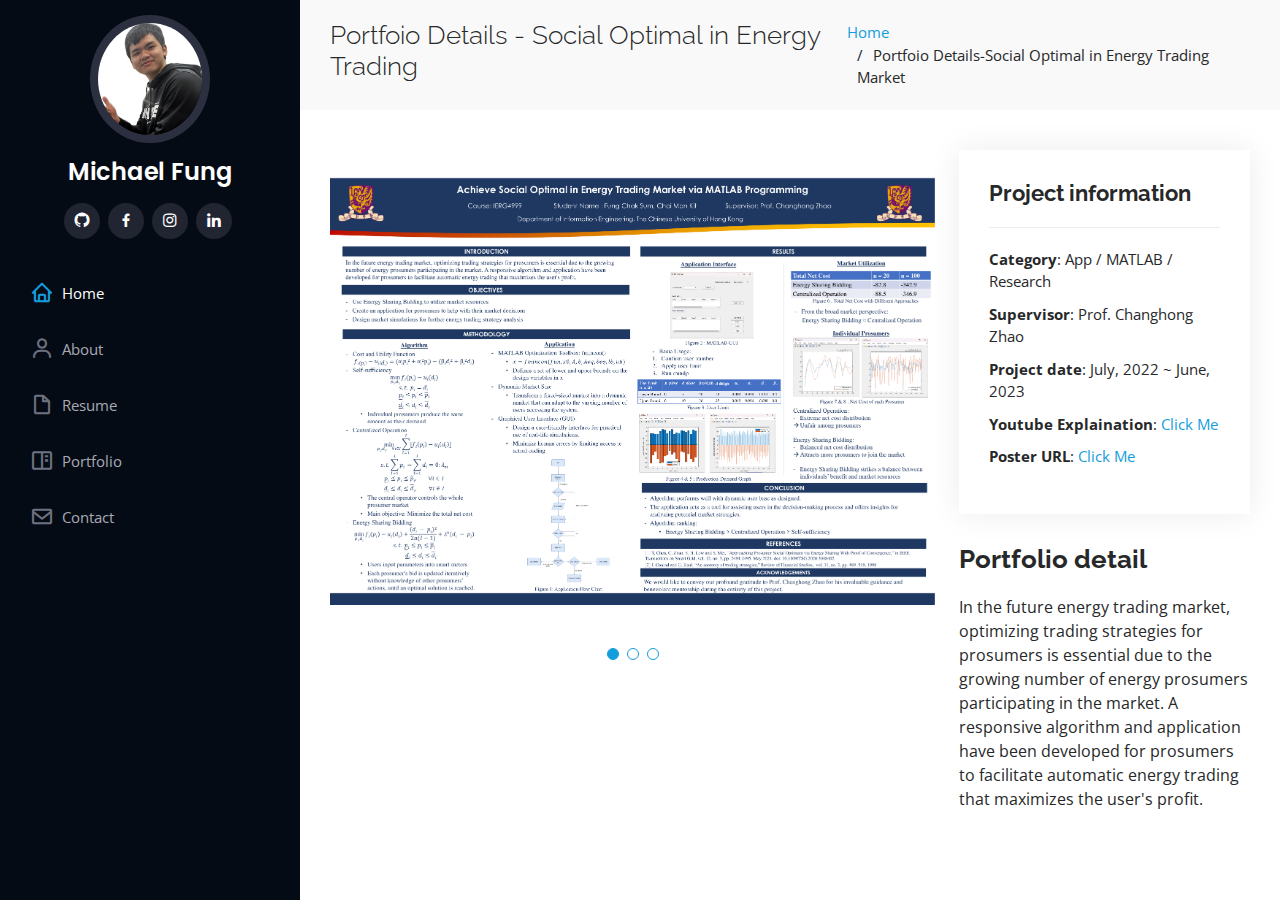
<file: portfolio-MATLAB.html>
<!DOCTYPE html>
<html lang="en">

<head>

  <meta charset="utf-8">
  <meta content="width=device-width, initial-scale=1.0" name="viewport">

  <title>Portfolio Details - Social Optimal in Energy Trading </title>
  <meta content="" name="description">
  <meta content="" name="keywords">

  <!-- Favicons -->
  <link href="assets/img/M.png" rel="icon">
  <link href="assets/img/M.png" rel="apple-touch-icon">

  <!-- Google Fonts -->
  <link href="https://fonts.googleapis.com/css?family=Open+Sans:300,300i,400,400i,600,600i,700,700i|Raleway:300,300i,400,400i,500,500i,600,600i,700,700i|Poppins:300,300i,400,400i,500,500i,600,600i,700,700i" rel="stylesheet">

  <!-- Vendor CSS Files -->
  <link href="assets/vendor/aos/aos.css" rel="stylesheet">
  <link href="assets/vendor/bootstrap/css/bootstrap.min.css" rel="stylesheet">
  <link href="assets/vendor/bootstrap-icons/bootstrap-icons.css" rel="stylesheet">
  <link href="assets/vendor/boxicons/css/boxicons.min.css" rel="stylesheet">
  <link href="assets/vendor/glightbox/css/glightbox.min.css" rel="stylesheet">
  <link href="assets/vendor/swiper/swiper-bundle.min.css" rel="stylesheet">
  
  <!-- Template Main CSS File -->
  
  <link href="assets/css/style.css" rel="stylesheet">

</head>

<body>

  <!-- ======= Mobile nav toggle button ======= -->
  <i class="bi bi-list mobile-nav-toggle d-xl-none"></i>

  <!-- ======= Header ======= -->
  <header id="header">
    <div class="d-flex flex-column">

      <div class="profile">
        <img src="assets/img/profile-img.jpg" alt="" class="img-fluid rounded-circle">
        <h1 class="text-light"><a href="index.html">Michael Fung</a></h1>
        <div class="social-links mt-3 text-center">
          <a href="https://github.com/mic1g" class="github"><i class="bx bxl-github"></i></a>
          <a href="https://www.facebook.com/chaksum.fung/" class="facebook"><i class="bx bxl-facebook"></i></a>
          <a href="https://www.instagram.com/_micro_fung/" class="instagram"><i class="bx bxl-instagram"></i></a>
          <a href="https://www.linkedin.com/in/cs-fung/" class="linkedin"><i class="bx bxl-linkedin"></i></a>
        </div>
      </div>

      <nav id="navbar" class="nav-menu navbar">
        <ul>
          <li><a href="index.html#hero" class="nav-link scrollto active"><i class="bx bx-home"></i> <span>Home</span></a></li>
          <li><a href="index.html#about" class="nav-link scrollto"><i class="bx bx-user"></i> <span>About</span></a></li>
          <li><a href="index.html#resume" class="nav-link scrollto"><i class="bx bx-file-blank"></i> <span>Resume</span></a></li>
          <li><a href="index.html#portfolio" class="nav-link scrollto"><i class="bx bx-book-content"></i> <span>Portfolio</span></a></li>
          <!--<li><a href="#services" class="nav-link scrollto"><i class="bx bx-server"></i> <span>Services</span></a></li>-->
          <li><a href="index.html#contact" class="nav-link scrollto"><i class="bx bx-envelope"></i> <span>Contact</span></a></li>
        </ul>
      </nav><!-- .nav-menu -->
    </div>
  </header><!-- End Header -->

  <main id="main">

    <!-- ======= Breadcrumbs ======= -->
    <section id="breadcrumbs" class="breadcrumbs">
      <div class="container">

        <div class="d-flex justify-content-between align-items-center">
          <h2>Portfoio Details - Social Optimal in Energy Trading </h2>
          <ol>
            <li><a href="index.html">Home</a></li>
            <li>Portfoio Details-Social Optimal in Energy Trading Market </li>
          </ol>
        </div>

      </div>
    </section><!-- End Breadcrumbs -->

    <!-- ======= Portfolio Details Section ======= -->
    <section id="portfolio-details" class="portfolio-details">
      <div class="container">

        <div class="row gy-4">

          <div class="col-lg-8">
            <div class="portfolio-details-slider swiper">
              <div class="swiper-wrapper align-items-center">

                <div class="swiper-slide">
                  <img src="assets/img/portfolio/MATLAB/poster.png" alt="">
                </div>
                
                <div class="swiper-slide">
                  <img src="assets/img/portfolio/MATLAB/app-interface.png" alt="">
                </div>

                <div class="swiper-slide">
                  <img src="assets/img/portfolio/MATLAB/pdgraph.png" alt="">
                </div>


              </div>
              <div class="swiper-pagination"></div>
            </div>
          </div>

          <div class="col-lg-4">
            <div class="portfolio-info">
              <h3>Project information</h3>
              <ul>
                <li><strong>Category</strong>: App / MATLAB / Research </li>
                <li><strong>Supervisor</strong>: Prof. Changhong Zhao  </li>
                <li><strong>Project date</strong>: July, 2022 ~ June, 2023</li>
                <li><strong>Youtube Explaination</strong>: <a href="https://youtu.be/Z_1WT62qTo4">Click Me</a></li>
                <li><strong>Poster URL</strong>: <a href="assets/img/portfolio/MATLAB/academic poster.pdf">Click Me</a></li>
              </ul>
            </div>
            <div class="portfolio-description">
              <h2>Portfolio detail</h2>
              <p>
                In the future energy trading market, optimizing trading strategies for prosumers is essential due to the growing  number of energy prosumers participating in the market. A responsive algorithm and application have been developed for prosumers to facilitate automatic energy trading that maximizes the user's profit.
              </p>
            </div>
          </div>

        </div>

      </div>
    </section><!-- End Portfolio Details Section -->

  </main><!-- End #main -->

  <a href="#" class="back-to-top d-flex align-items-center justify-content-center"><i class="bi bi-arrow-up-short"></i></a>

  <!-- Vendor JS Files -->
  <script src="assets/vendor/purecounter/purecounter_vanilla.js"></script>
  <script src="assets/vendor/aos/aos.js"></script>
  <script src="assets/vendor/bootstrap/js/bootstrap.bundle.min.js"></script>
  <script src="assets/vendor/glightbox/js/glightbox.min.js"></script>
  <script src="assets/vendor/isotope-layout/isotope.pkgd.min.js"></script>
  <script src="assets/vendor/swiper/swiper-bundle.min.js"></script>
  <script src="assets/vendor/typed.js/typed.umd.js"></script>
  <script src="assets/vendor/waypoints/noframework.waypoints.js"></script>
  <script src="assets/vendor/php-email-form/validate.js"></script>

  <!-- Template Main JS File -->
  <script src="assets/js/main.js"></script>

</body>

</html>
</file>
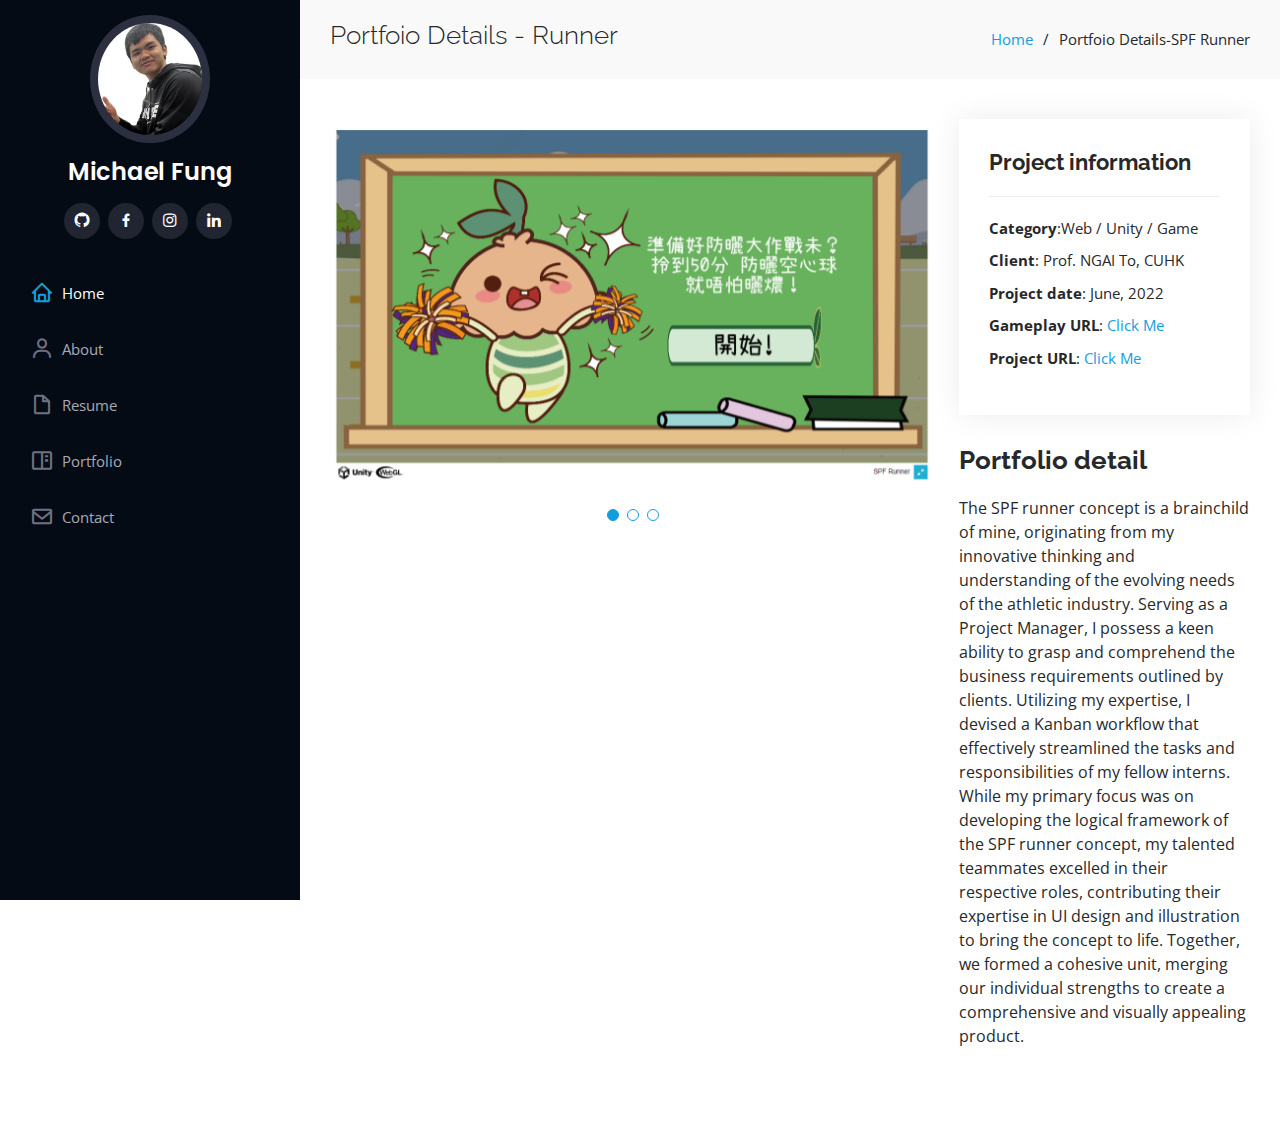
<file: portfolio-runner.html>
<!DOCTYPE html>
<html lang="en">

<head>

  <meta charset="utf-8">
  <meta content="width=device-width, initial-scale=1.0" name="viewport">

  <title>Portfolio Details - SPF Runner</title>
  <meta content="" name="description">
  <meta content="" name="keywords">

  <!-- Favicons -->
  <link href="assets/img/M.png" rel="icon">
  <link href="assets/img/M.png" rel="apple-touch-icon">

  <!-- Google Fonts -->
  <link href="https://fonts.googleapis.com/css?family=Open+Sans:300,300i,400,400i,600,600i,700,700i|Raleway:300,300i,400,400i,500,500i,600,600i,700,700i|Poppins:300,300i,400,400i,500,500i,600,600i,700,700i" rel="stylesheet">

  <!-- Vendor CSS Files -->
  <link href="assets/vendor/aos/aos.css" rel="stylesheet">
  <link href="assets/vendor/bootstrap/css/bootstrap.min.css" rel="stylesheet">
  <link href="assets/vendor/bootstrap-icons/bootstrap-icons.css" rel="stylesheet">
  <link href="assets/vendor/boxicons/css/boxicons.min.css" rel="stylesheet">
  <link href="assets/vendor/glightbox/css/glightbox.min.css" rel="stylesheet">
  <link href="assets/vendor/swiper/swiper-bundle.min.css" rel="stylesheet">
  
  <!-- Template Main CSS File -->
  
  <link href="assets/css/style.css" rel="stylesheet">

</head>

<body>

  <!-- ======= Mobile nav toggle button ======= -->
  <i class="bi bi-list mobile-nav-toggle d-xl-none"></i>

  <!-- ======= Header ======= -->
  <header id="header">
    <div class="d-flex flex-column">

      <div class="profile">
        <img src="assets/img/profile-img.jpg" alt="" class="img-fluid rounded-circle">
        <h1 class="text-light"><a href="index.html">Michael Fung</a></h1>
        <div class="social-links mt-3 text-center">
          <a href="https://github.com/mic1g" class="github"><i class="bx bxl-github"></i></a>
          <a href="https://www.facebook.com/chaksum.fung/" class="facebook"><i class="bx bxl-facebook"></i></a>
          <a href="https://www.instagram.com/_micro_fung/" class="instagram"><i class="bx bxl-instagram"></i></a>
          <a href="https://www.linkedin.com/in/cs-fung/" class="linkedin"><i class="bx bxl-linkedin"></i></a>
        </div>
      </div>

      <nav id="navbar" class="nav-menu navbar">
        <ul>
          <li><a href="index.html#hero" class="nav-link scrollto active"><i class="bx bx-home"></i> <span>Home</span></a></li>
          <li><a href="index.html#about" class="nav-link scrollto"><i class="bx bx-user"></i> <span>About</span></a></li>
          <li><a href="index.html#resume" class="nav-link scrollto"><i class="bx bx-file-blank"></i> <span>Resume</span></a></li>
          <li><a href="index.html#portfolio" class="nav-link scrollto"><i class="bx bx-book-content"></i> <span>Portfolio</span></a></li>
          <!--<li><a href="#services" class="nav-link scrollto"><i class="bx bx-server"></i> <span>Services</span></a></li>-->
          <li><a href="index.html#contact" class="nav-link scrollto"><i class="bx bx-envelope"></i> <span>Contact</span></a></li>
        </ul>
      </nav><!-- .nav-menu -->
    </div>
  </header><!-- End Header -->

  <main id="main">

    <!-- ======= Breadcrumbs ======= -->
    <section id="breadcrumbs" class="breadcrumbs">
      <div class="container">

        <div class="d-flex justify-content-between align-items-center">
          <h2>Portfoio Details - Runner</h2>
          <ol>
            <li><a href="index.html">Home</a></li>
            <li>Portfoio Details-SPF Runner</li>
          </ol>
        </div>

      </div>
    </section><!-- End Breadcrumbs -->

    <!-- ======= Portfolio Details Section ======= -->
    <section id="portfolio-details" class="portfolio-details">
      <div class="container">

        <div class="row gy-4">

          <div class="col-lg-8">
            <div class="portfolio-details-slider swiper">
              <div class="swiper-wrapper align-items-center">

                <div class="swiper-slide">
                  <img src="assets/img/portfolio/Runner/Runner-index.png" alt="">
                </div>

                <div class="swiper-slide">
                  <img src="assets/img/portfolio/Runner/Runner-gameplay.png" alt="">
                </div>

                <div class="swiper-slide">
                  <img src="assets/img/portfolio/Runner/Runner-lose.png" alt="">
                </div>

              </div>
              <div class="swiper-pagination"></div>
            </div>
          </div>

          <div class="col-lg-4">
            <div class="portfolio-info">
              <h3>Project information</h3>
              <ul>
                <li><strong>Category</strong>:Web / Unity / Game </li>
                <li><strong>Client</strong>: Prof. NGAI To, CUHK </li>
                <li><strong>Project date</strong>: June, 2022</li>
                <li><strong>Gameplay URL</strong>: <a href="http://ihost-cintec.cintec.cuhk.edu.hk:8081">Click Me</a></li>
                <li><strong>Project URL</strong>: <a href="https://exhibition.cintec.cuhk.edu.hk/projects/eco-uv-filters-using-engineered-hollow-spheres/">Click Me</a></li>
              </ul>
            </div>
            <div class="portfolio-description">
              <h2>Portfolio detail</h2>
              <p>
                The SPF runner concept is a brainchild of mine, originating from my innovative thinking and understanding of the evolving needs of the athletic industry. Serving as a Project Manager, I possess a keen ability to grasp and comprehend the business requirements outlined by clients. Utilizing my expertise, I devised a Kanban workflow that effectively streamlined the tasks and responsibilities of my fellow interns. While my primary focus was on developing the logical framework of the SPF runner concept, my talented teammates excelled in their respective roles, contributing their expertise in UI design and illustration to bring the concept to life. Together, we formed a cohesive unit, merging our individual strengths to create a comprehensive and visually appealing product.
              </p>
            </div>
          </div>

        </div>

      </div>
    </section><!-- End Portfolio Details Section -->

  </main><!-- End #main -->

  <a href="#" class="back-to-top d-flex align-items-center justify-content-center"><i class="bi bi-arrow-up-short"></i></a>

  <!-- Vendor JS Files -->
  <script src="assets/vendor/purecounter/purecounter_vanilla.js"></script>
  <script src="assets/vendor/aos/aos.js"></script>
  <script src="assets/vendor/bootstrap/js/bootstrap.bundle.min.js"></script>
  <script src="assets/vendor/glightbox/js/glightbox.min.js"></script>
  <script src="assets/vendor/isotope-layout/isotope.pkgd.min.js"></script>
  <script src="assets/vendor/swiper/swiper-bundle.min.js"></script>
  <script src="assets/vendor/typed.js/typed.umd.js"></script>
  <script src="assets/vendor/waypoints/noframework.waypoints.js"></script>
  <script src="assets/vendor/php-email-form/validate.js"></script>

  <!-- Template Main JS File -->
  <script src="assets/js/main.js"></script>

</body>

</html>
</file>
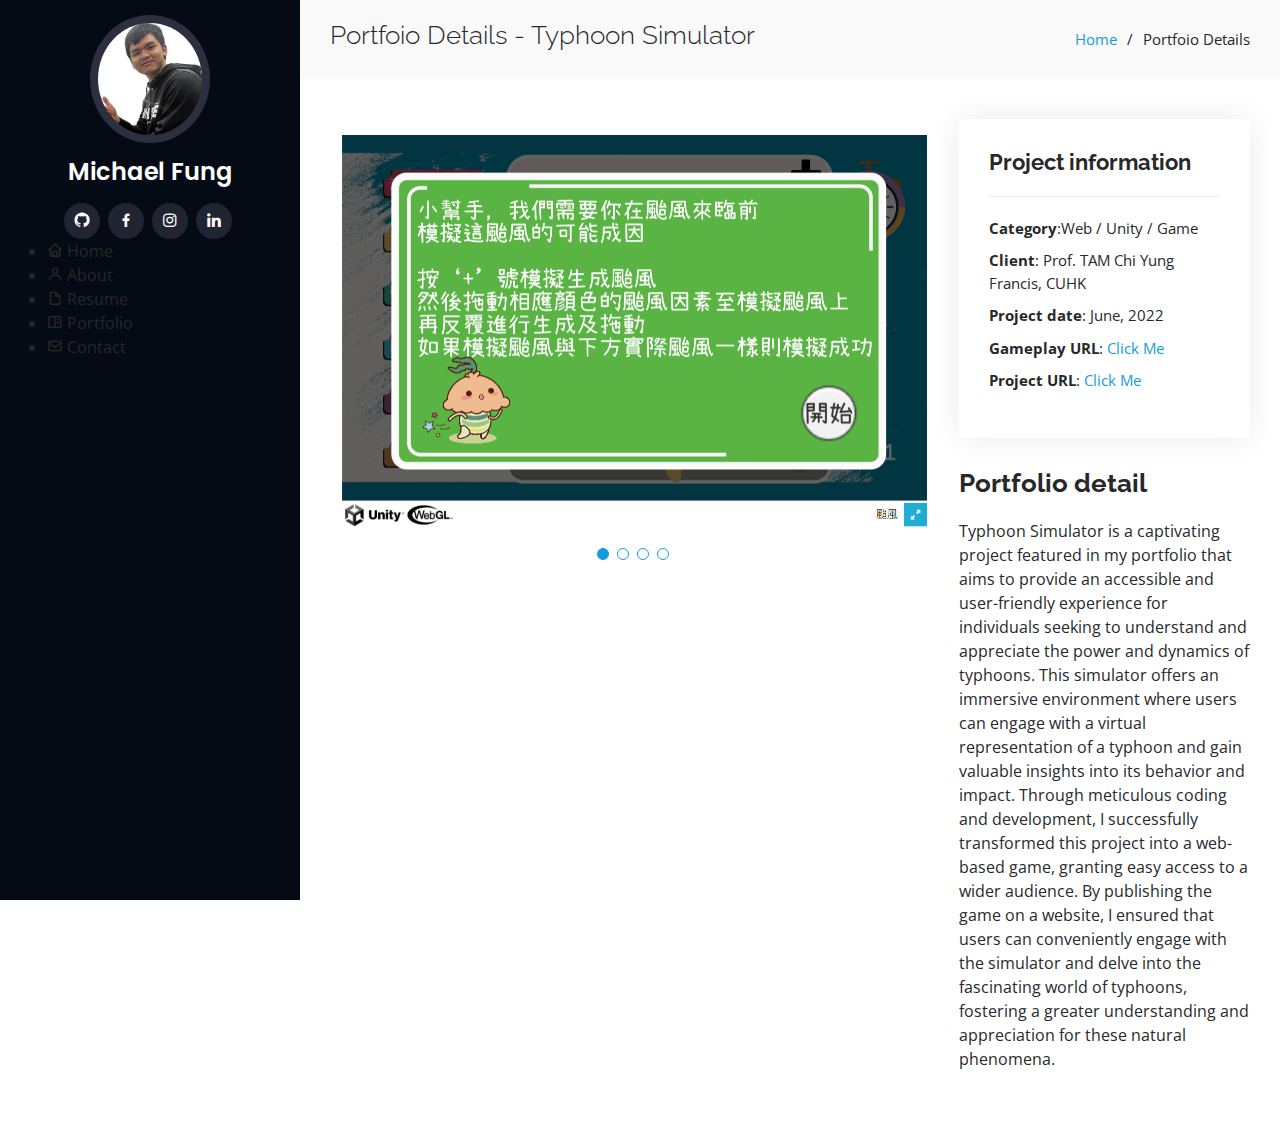
<file: portfolio-typhoon copy.html>
<!DOCTYPE html>
<html lang="en">

<head>

  <meta charset="utf-8">
  <meta content="width=device-width, initial-scale=1.0" name="viewport">

  <title>Portfolio Details - Typhoon Simulator</title>
  <meta content="" name="description">
  <meta content="" name="keywords">

  <!-- Favicons -->
  <link href="assets/img/M.png" rel="icon">
  <link href="assets/img/M.png" rel="apple-touch-icon">

  <!-- Google Fonts -->
  <link href="https://fonts.googleapis.com/css?family=Open+Sans:300,300i,400,400i,600,600i,700,700i|Raleway:300,300i,400,400i,500,500i,600,600i,700,700i|Poppins:300,300i,400,400i,500,500i,600,600i,700,700i" rel="stylesheet">

  <!-- Vendor CSS Files -->
  <link href="assets/vendor/aos/aos.css" rel="stylesheet">
  <link href="assets/vendor/bootstrap/css/bootstrap.min.css" rel="stylesheet">
  <link href="assets/vendor/bootstrap-icons/bootstrap-icons.css" rel="stylesheet">
  <link href="assets/vendor/boxicons/css/boxicons.min.css" rel="stylesheet">
  <link href="assets/vendor/glightbox/css/glightbox.min.css" rel="stylesheet">
  <link href="assets/vendor/swiper/swiper-bundle.min.css" rel="stylesheet">
  
  <!-- Template Main CSS File -->
  
  <link href="assets/css/style.css" rel="stylesheet">

</head>

<body>

  <!-- ======= Mobile nav toggle button ======= -->
  <i class="bi bi-list mobile-nav-toggle d-xl-none"></i>

  <!-- ======= Header ======= -->
  <header id="header">
    <div class="d-flex flex-column">

      <div class="profile">
        <img src="assets/img/profile-img.jpg" alt="" class="img-fluid rounded-circle">
        <h1 class="text-light"><a href="index.html">Michael Fung</a></h1>
        <div class="social-links mt-3 text-center">
          <a href="https://github.com/mic1g" class="github"><i class="bx bxl-github"></i></a>
          <a href="https://www.facebook.com/chaksum.fung/" class="facebook"><i class="bx bxl-facebook"></i></a>
          <a href="https://www.instagram.com/_micro_fung/" class="instagram"><i class="bx bxl-instagram"></i></a>
          <a href="https://www.linkedin.com/in/cs-fung/" class="linkedin"><i class="bx bxl-linkedin"></i></a>
        </div>
      </div>

      <ul>
        <li><a href="index.html#hero" class="nav-link scrollto active"><i class="bx bx-home"></i> <span>Home</span></a></li>
        <li><a href="index.html#about" class="nav-link scrollto"><i class="bx bx-user"></i> <span>About</span></a></li>
        <li><a href="index.html#resume" class="nav-link scrollto"><i class="bx bx-file-blank"></i> <span>Resume</span></a></li>
        <li><a href="index.html#portfolio" class="nav-link scrollto"><i class="bx bx-book-content"></i> <span>Portfolio</span></a></li>
        <!--<li><a href="#services" class="nav-link scrollto"><i class="bx bx-server"></i> <span>Services</span></a></li>-->
        <li><a href="index.html#contact" class="nav-link scrollto"><i class="bx bx-envelope"></i> <span>Contact</span></a></li>
      </ul>
      </nav><!-- .nav-menu -->
    </div>
  </header><!-- End Header -->

  <main id="main">

    <!-- ======= Breadcrumbs ======= -->
    <section id="breadcrumbs" class="breadcrumbs">
      <div class="container">

        <div class="d-flex justify-content-between align-items-center">
          <h2>Portfoio Details - Typhoon Simulator</h2>
          <ol>
            <li><a href="index.html">Home</a></li>
            <li>Portfoio Details</li>
          </ol>
        </div>

      </div>
    </section><!-- End Breadcrumbs -->

    <!-- ======= Portfolio Details Section ======= -->
    <section id="portfolio-details" class="portfolio-details">
      <div class="container">

        <div class="row gy-4">

          <div class="col-lg-8">
            <div class="portfolio-details-slider swiper">
              <div class="swiper-wrapper align-items-center">

                <div class="swiper-slide">
                  <img src="assets/img/portfolio/typhoon/index.png" alt="">
                </div>

                <div class="swiper-slide">
                  <img src="assets/img/portfolio/typhoon/gameplay.png" alt="">
                </div>

                <div class="swiper-slide">
                  <img src="assets/img/portfolio/typhoon/success.png" alt="">
                </div>

                <div class="swiper-slide">
                  <img src="assets/img/portfolio/typhoon/fail.png" alt="">
                </div>

              </div>
              <div class="swiper-pagination"></div>
            </div>
          </div>

          <div class="col-lg-4">
            <div class="portfolio-info">
              <h3>Project information</h3>
              <ul>
                <li><strong>Category</strong>:Web / Unity / Game </li>
                <li><strong>Client</strong>: Prof. TAM Chi Yung Francis, CUHK </li>
                <li><strong>Project date</strong>: June, 2022</li>
                <li><strong>Gameplay URL</strong>: <a href="http://ihost-cintec.cintec.cuhk.edu.hk:8083">Click Me</a></li>
                <li><strong>Project URL</strong>: <a href="https://exhibition.cintec.cuhk.edu.hk/projects/assessing-global-warming-effects-on-tropical-cyclones-and-storm-surges-to-hong-kong-and-costal-land-area-in-south-china/">Click Me</a></li>
              </ul>
            </div>
            <div class="portfolio-description">
              <h2>Portfolio detail</h2>
              <p>
                Typhoon Simulator is a captivating project featured in my portfolio that aims to provide an accessible and user-friendly experience for individuals seeking to understand and appreciate the power and dynamics of typhoons. This simulator offers an immersive environment where users can engage with a virtual representation of a typhoon and gain valuable insights into its behavior and impact. Through meticulous coding and development, I successfully transformed this project into a web-based game, granting easy access to a wider audience. By publishing the game on a website, I ensured that users can conveniently engage with the simulator and delve into the fascinating world of typhoons, fostering a greater understanding and appreciation for these natural phenomena.
              </p>
            </div>
          </div>

        </div>

      </div>
    </section><!-- End Portfolio Details Section -->

  </main><!-- End #main -->

  <a href="#" class="back-to-top d-flex align-items-center justify-content-center"><i class="bi bi-arrow-up-short"></i></a>

  <!-- Vendor JS Files -->
  <script src="assets/vendor/purecounter/purecounter_vanilla.js"></script>
  <script src="assets/vendor/aos/aos.js"></script>
  <script src="assets/vendor/bootstrap/js/bootstrap.bundle.min.js"></script>
  <script src="assets/vendor/glightbox/js/glightbox.min.js"></script>
  <script src="assets/vendor/isotope-layout/isotope.pkgd.min.js"></script>
  <script src="assets/vendor/swiper/swiper-bundle.min.js"></script>
  <script src="assets/vendor/typed.js/typed.umd.js"></script>
  <script src="assets/vendor/waypoints/noframework.waypoints.js"></script>
  <script src="assets/vendor/php-email-form/validate.js"></script>

  <!-- Template Main JS File -->
  <script src="assets/js/main.js"></script>

</body>

</html>
</file>
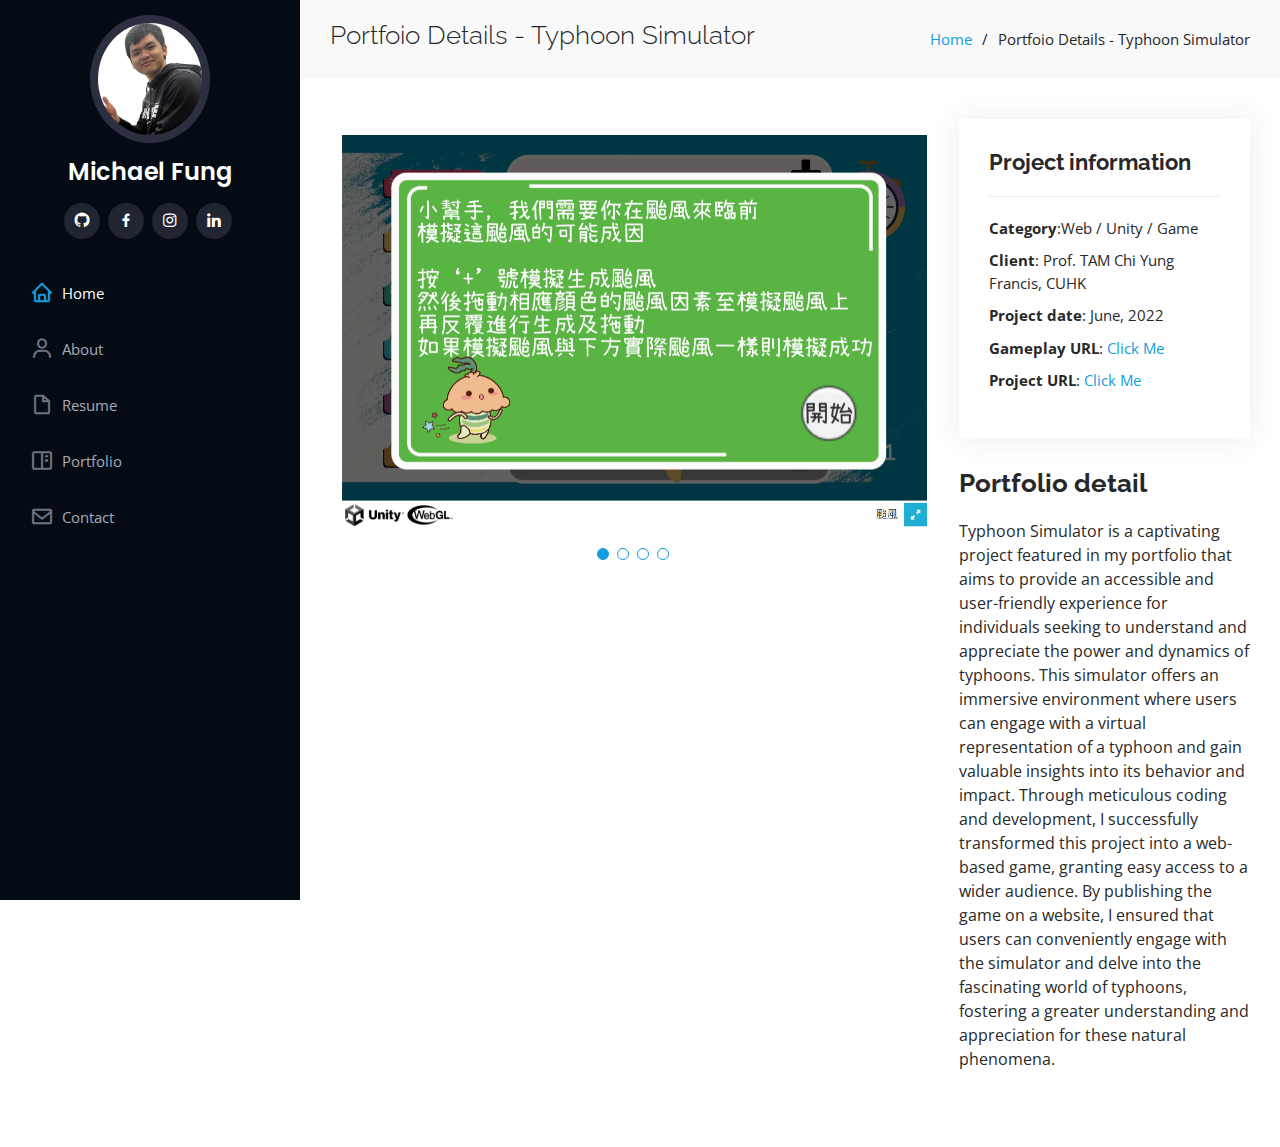
<file: portfolio-typhoon.html>
<!DOCTYPE html>
<html lang="en">

<head>

  <meta charset="utf-8">
  <meta content="width=device-width, initial-scale=1.0" name="viewport">

  <title>Portfolio Details - Typhoon Simulator</title>
  <meta content="" name="description">
  <meta content="" name="keywords">

  <!-- Favicons -->
  <link href="assets/img/M.png" rel="icon">
  <link href="assets/img/M.png" rel="apple-touch-icon">

  <!-- Google Fonts -->
  <link href="https://fonts.googleapis.com/css?family=Open+Sans:300,300i,400,400i,600,600i,700,700i|Raleway:300,300i,400,400i,500,500i,600,600i,700,700i|Poppins:300,300i,400,400i,500,500i,600,600i,700,700i" rel="stylesheet">

  <!-- Vendor CSS Files -->
  <link href="assets/vendor/aos/aos.css" rel="stylesheet">
  <link href="assets/vendor/bootstrap/css/bootstrap.min.css" rel="stylesheet">
  <link href="assets/vendor/bootstrap-icons/bootstrap-icons.css" rel="stylesheet">
  <link href="assets/vendor/boxicons/css/boxicons.min.css" rel="stylesheet">
  <link href="assets/vendor/glightbox/css/glightbox.min.css" rel="stylesheet">
  <link href="assets/vendor/swiper/swiper-bundle.min.css" rel="stylesheet">
  
  <!-- Template Main CSS File -->
  
  <link href="assets/css/style.css" rel="stylesheet">

</head>

<body>

  <!-- ======= Mobile nav toggle button ======= -->
  <i class="bi bi-list mobile-nav-toggle d-xl-none"></i>

  <!-- ======= Header ======= -->
  <header id="header">
    <div class="d-flex flex-column">

      <div class="profile">
        <img src="assets/img/profile-img.jpg" alt="" class="img-fluid rounded-circle">
        <h1 class="text-light"><a href="index.html">Michael Fung</a></h1>
        <div class="social-links mt-3 text-center">
          <a href="https://github.com/mic1g" class="github"><i class="bx bxl-github"></i></a>
          <a href="https://www.facebook.com/chaksum.fung/" class="facebook"><i class="bx bxl-facebook"></i></a>
          <a href="https://www.instagram.com/_micro_fung/" class="instagram"><i class="bx bxl-instagram"></i></a>
          <a href="https://www.linkedin.com/in/cs-fung/" class="linkedin"><i class="bx bxl-linkedin"></i></a>
        </div>
      </div>

    <nav id="navbar" class="nav-menu navbar">
      <ul>
        <li><a href="index.html#hero" class="nav-link scrollto active"><i class="bx bx-home"></i> <span>Home</span></a></li>
        <li><a href="index.html#about" class="nav-link scrollto"><i class="bx bx-user"></i> <span>About</span></a></li>
        <li><a href="index.html#resume" class="nav-link scrollto"><i class="bx bx-file-blank"></i> <span>Resume</span></a></li>
        <li><a href="index.html#portfolio" class="nav-link scrollto"><i class="bx bx-book-content"></i> <span>Portfolio</span></a></li>
        <!--<li><a href="#services" class="nav-link scrollto"><i class="bx bx-server"></i> <span>Services</span></a></li>-->
        <li><a href="index.html#contact" class="nav-link scrollto"><i class="bx bx-envelope"></i> <span>Contact</span></a></li>
      </ul>
    </nav><!-- .nav-menu -->
    </div>
  </header><!-- End Header -->

  <main id="main">

    <!-- ======= Breadcrumbs ======= -->
    <section id="breadcrumbs" class="breadcrumbs">
      <div class="container">

        <div class="d-flex justify-content-between align-items-center">
          <h2>Portfoio Details - Typhoon Simulator</h2>
          <ol>
            <li><a href="index.html">Home</a></li>
            <li>Portfoio Details - Typhoon Simulator</li>
          </ol>
        </div>

      </div>
    </section><!-- End Breadcrumbs -->

    <!-- ======= Portfolio Details Section ======= -->
    <section id="portfolio-details" class="portfolio-details">
      <div class="container">

        <div class="row gy-4">

          <div class="col-lg-8">
            <div class="portfolio-details-slider swiper">
              <div class="swiper-wrapper align-items-center">

                <div class="swiper-slide">
                  <img src="assets/img/portfolio/typhoon/index.png" alt="">
                </div>

                <div class="swiper-slide">
                  <img src="assets/img/portfolio/typhoon/gameplay.png" alt="">
                </div>

                <div class="swiper-slide">
                  <img src="assets/img/portfolio/typhoon/success.png" alt="">
                </div>

                <div class="swiper-slide">
                  <img src="assets/img/portfolio/typhoon/fail.png" alt="">
                </div>

              </div>
              <div class="swiper-pagination"></div>
            </div>
          </div>

          <div class="col-lg-4">
            <div class="portfolio-info">
              <h3>Project information</h3>
              <ul>
                <li><strong>Category</strong>:Web / Unity / Game </li>
                <li><strong>Client</strong>: Prof. TAM Chi Yung Francis, CUHK </li>
                <li><strong>Project date</strong>: June, 2022</li>
                <li><strong>Gameplay URL</strong>: <a href="http://ihost-cintec.cintec.cuhk.edu.hk:8083">Click Me</a></li>
                <li><strong>Project URL</strong>: <a href="https://exhibition.cintec.cuhk.edu.hk/projects/assessing-global-warming-effects-on-tropical-cyclones-and-storm-surges-to-hong-kong-and-costal-land-area-in-south-china/">Click Me</a></li>
              </ul>
            </div>
            <div class="portfolio-description">
              <h2>Portfolio detail</h2>
              <p>
                Typhoon Simulator is a captivating project featured in my portfolio that aims to provide an accessible and user-friendly experience for individuals seeking to understand and appreciate the power and dynamics of typhoons. This simulator offers an immersive environment where users can engage with a virtual representation of a typhoon and gain valuable insights into its behavior and impact. Through meticulous coding and development, I successfully transformed this project into a web-based game, granting easy access to a wider audience. By publishing the game on a website, I ensured that users can conveniently engage with the simulator and delve into the fascinating world of typhoons, fostering a greater understanding and appreciation for these natural phenomena.
              </p>
            </div>
          </div>

        </div>

      </div>
    </section><!-- End Portfolio Details Section -->

  </main><!-- End #main -->

  <a href="#" class="back-to-top d-flex align-items-center justify-content-center"><i class="bi bi-arrow-up-short"></i></a>

  <!-- Vendor JS Files -->
  <script src="assets/vendor/purecounter/purecounter_vanilla.js"></script>
  <script src="assets/vendor/aos/aos.js"></script>
  <script src="assets/vendor/bootstrap/js/bootstrap.bundle.min.js"></script>
  <script src="assets/vendor/glightbox/js/glightbox.min.js"></script>
  <script src="assets/vendor/isotope-layout/isotope.pkgd.min.js"></script>
  <script src="assets/vendor/swiper/swiper-bundle.min.js"></script>
  <script src="assets/vendor/typed.js/typed.umd.js"></script>
  <script src="assets/vendor/waypoints/noframework.waypoints.js"></script>
  <script src="assets/vendor/php-email-form/validate.js"></script>

  <!-- Template Main JS File -->
  <script src="assets/js/main.js"></script>

</body>

</html>
</file>
<file: assets/css/style.css>
/**
* Template Name: iPortfolio
* Updated: Nov 17 2023 with Bootstrap v5.3.2
* Template URL: https://bootstrapmade.com/iportfolio-bootstrap-portfolio-websites-template/
* Author: BootstrapMade.com
* License: https://bootstrapmade.com/license/
*/

/*--------------------------------------------------------------
# General
--------------------------------------------------------------*/
body {
  font-family: "Open Sans", sans-serif;
  color: #272829;
}

a {
  color: #149ddd;
  text-decoration: none;
}

a:hover {
  color: #37b3ed;
  text-decoration: none;
}

h1,
h2,
h3,
h4,
h5,
h6 {
  font-family: "Raleway", sans-serif;
}

/*--------------------------------------------------------------
# Back to top button
--------------------------------------------------------------*/
.back-to-top {
  position: fixed;
  visibility: hidden;
  opacity: 0;
  right: 15px;
  bottom: 15px;
  z-index: 996;
  background: #149ddd;
  width: 40px;
  height: 40px;
  border-radius: 50px;
  transition: all 0.4s;
}

.back-to-top i {
  font-size: 28px;
  color: #fff;
  line-height: 0;
}

.back-to-top:hover {
  background: #2eafec;
  color: #fff;
}

.back-to-top.active {
  visibility: visible;
  opacity: 1;
}

/*--------------------------------------------------------------
# Header
--------------------------------------------------------------*/
#header {
  position: fixed;
  top: 0;
  left: 0;
  bottom: 0;
  width: 300px;
  transition: all ease-in-out 0.5s;
  z-index: 9997;
  transition: all 0.5s;
  padding: 0 15px;
  background: #040b14;
  overflow-y: auto;
}

#header .profile img {
  margin: 15px auto;
  display: block;
  width: 120px;
  border: 8px solid #2c2f3f;
}

#header .profile h1 {
  font-size: 24px;
  margin: 0;
  padding: 0;
  font-weight: 600;
  -moz-text-align-last: center;
  text-align-last: center;
  font-family: "Poppins", sans-serif;
}

#header .profile h1 a,
#header .profile h1 a:hover {
  color: #fff;
  text-decoration: none;
}

#header .profile .social-links a {
  font-size: 18px;
  display: inline-block;
  background: #212431;
  color: #fff;
  line-height: 1;
  padding: 8px 0;
  margin-right: 4px;
  border-radius: 50%;
  text-align: center;
  width: 36px;
  height: 36px;
  transition: 0.3s;
}

#header .profile .social-links a:hover {
  background: #149ddd;
  color: #fff;
  text-decoration: none;
}

#main {
  margin-left: 300px;
}

.container,
.container-fluid {
  padding-left: 30px;
  padding-right: 30px;
}

@media (max-width: 1199px) {
  #header {
    left: -300px;
  }

  #main {
    margin-left: 0;
  }

  .container,
  .container-fluid {
    padding-left: 12px;
    padding-right: 12px;
  }
}

/*--------------------------------------------------------------
# Navigation Menu
--------------------------------------------------------------*/
/* Desktop Navigation */
.nav-menu {
  padding: 30px 0 0 0;
}

.nav-menu * {
  margin: 0;
  padding: 0;
  list-style: none;
}

.nav-menu>ul>li {
  position: relative;
  white-space: nowrap;
}

.nav-menu a,
.nav-menu a:focus {
  display: flex;
  align-items: center;
  color: #a8a9b4;
  padding: 12px 15px;
  margin-bottom: 8px;
  transition: 0.3s;
  font-size: 15px;
}

.nav-menu a i,
.nav-menu a:focus i {
  font-size: 24px;
  padding-right: 8px;
  color: #6f7180;
}

.nav-menu a:hover,
.nav-menu .active,
.nav-menu .active:focus,
.nav-menu li:hover>a {
  text-decoration: none;
  color: #fff;
}

.nav-menu a:hover i,
.nav-menu .active i,
.nav-menu .active:focus i,
.nav-menu li:hover>a i {
  color: #149ddd;
}

/* Mobile Navigation */
.mobile-nav-toggle {
  position: fixed;
  right: 15px;
  top: 15px;
  z-index: 9998;
  border: 0;
  font-size: 24px;
  transition: all 0.4s;
  outline: none !important;
  background-color: #149ddd;
  color: #fff;
  width: 40px;
  height: 40px;
  display: inline-flex;
  align-items: center;
  justify-content: center;
  line-height: 0;
  border-radius: 50px;
  cursor: pointer;
}

.mobile-nav-active {
  overflow: hidden;
}

.mobile-nav-active #header {
  left: 0;
}

/*--------------------------------------------------------------
# Hero Section
--------------------------------------------------------------*/
#hero {
  width: 100%;
  height: 100vh;
  background: url("../img/hero-bg.jpg") top center;
  background-size: cover;
}

#hero:before {
  content: "";
  background: rgba(5, 13, 24, 0.3);
  position: absolute;
  bottom: 0;
  top: 0;
  left: 0;
  right: 0;
  z-index: 1;
}

#hero .hero-container {
  position: relative;
  z-index: 2;
  min-width: 300px;
}

#hero h1 {
  margin: 0 0 10px 0;
  font-size: 64px;
  font-weight: 700;
  line-height: 56px;
  color: #fff;
}

#hero p {
  color: #fff;
  margin-bottom: 50px;
  font-size: 26px;
  font-family: "Poppins", sans-serif;
}

#hero p span {
  color: #fff;
  padding-bottom: 4px;
  letter-spacing: 1px;
  border-bottom: 3px solid #149ddd;
}

@media (min-width: 1024px) {
  #hero {
    background-attachment: fixed;
  }
}

@media (max-width: 768px) {
  #hero h1 {
    font-size: 28px;
    line-height: 36px;
  }

  #hero h2 {
    font-size: 18px;
    line-height: 24px;
    margin-bottom: 30px;
  }
}

/*--------------------------------------------------------------
# Sections General
--------------------------------------------------------------*/
section {
  padding: 60px 0;
  overflow: hidden;
}

.section-bg {
  background: #f5f8fd;
}

.section-title {
  padding-bottom: 30px;
}

.section-title h2 {
  font-size: 32px;
  font-weight: bold;
  margin-bottom: 20px;
  padding-bottom: 20px;
  position: relative;
  color: #173b6c;
}

.section-title h2::after {
  content: "";
  position: absolute;
  display: block;
  width: 50px;
  height: 3px;
  background: #149ddd;
  bottom: 0;
  left: 0;
}

.section-title p {
  margin-bottom: 0;
}

/*--------------------------------------------------------------
# About
--------------------------------------------------------------*/
.about .content h3 {
  font-weight: 700;
  font-size: 26px;
  color: #173b6c;
}

.about .content ul {
  list-style: none;
  padding: 0;
}

.about .content ul li {
  margin-bottom: 20px;
  display: flex;
  align-items: center;
}

.about .content ul strong {
  margin-right: 10px;
}

.about .content ul i {
  font-size: 16px;
  margin-right: 5px;
  color: #149ddd;
  line-height: 0;
}

.about .content p:last-child {
  margin-bottom: 0;
}

/*--------------------------------------------------------------
# certifications
--------------------------------------------------------------*/
.certifications {
  padding-bottom: 30px;
}

.certifications .count-box {
  padding: 30px;
  width: 100%;
}

.certifications .count-box i {
  display: block;
  font-size: 44px;
  color: #149ddd;
  float: left;
  line-height: 0;
}

.certifications .count-box span {
  font-size: 48px;
  line-height: 40px;
  display: block;
  font-weight: 700;
  color: #122f57;
  margin-left: 60px;
}

.certifications .count-box p {
  padding: 15px 0 0 0;
  margin: 0 0 0 60px;
  font-family: "Raleway", sans-serif;
  font-size: 14px;
  color: #122f57;
}

.certifications .count-box a {
  font-weight: 600;
  display: block;
  margin-top: 20px;
  color: #122f57;
  font-size: 15px;
  font-family: "Poppins", sans-serif;
  transition: ease-in-out 0.3s;
}

.certifications .count-box a:hover {
  color: #1f5297;
}

/*--------------------------------------------------------------
# Akills
--------------------------------------------------------------*/
.skills .progress {
  height: 60px;
  display: block;
  background: none;
  border-radius: 0;
}

.skills .progress .skill {
  padding: 0;
  margin: 0 0 6px 0;
  text-transform: uppercase;
  display: block;
  font-weight: 600;
  font-family: "Poppins", sans-serif;
  color: #050d18;
}

.skills .progress .skill .val {
  float: right;
  font-style: normal;
}

.skills .progress-bar-wrap {
  background: #dce8f8;
  height: 10px;
}

.skills .progress-bar {
  width: 1px;
  height: 10px;
  transition: 0.9s;
  background-color: #149ddd;
}

/*--------------------------------------------------------------
# Resume
--------------------------------------------------------------*/
.resume .resume-title {
  font-size: 26px;
  font-weight: 700;
  margin-top: 20px;
  margin-bottom: 20px;
  color: #050d18;
}

.resume .resume-item {
  padding: 0 0 20px 20px;
  margin-top: -2px;
  border-left: 2px solid #1f5297;
  position: relative;
}

.resume .resume-item h4 {
  line-height: 18px;
  font-size: 18px;
  font-weight: 600;
  text-transform: uppercase;
  font-family: "Poppins", sans-serif;
  color: #050d18;
  margin-bottom: 10px;
}

.resume .resume-item h5 {
  font-size: 16px;
  background: #e4edf9;
  padding: 5px 15px;
  display: inline-block;
  font-weight: 600;
  margin-bottom: 10px;
}

.resume .resume-item ul {
  padding-left: 20px;
}

.resume .resume-item ul li {
  padding-bottom: 10px;
}

.resume .resume-item:last-child {
  padding-bottom: 0;
}

.resume .resume-item::before {
  content: "";
  position: absolute;
  width: 16px;
  height: 16px;
  border-radius: 50px;
  left: -9px;
  top: 0;
  background: #fff;
  border: 2px solid #1f5297;
}

/*--------------------------------------------------------------
# Certifications
--------------------------------------------------------------*/

.image-container {
  position: relative;
  display: inline-block;
}

.image-container img {
  width: 200px; /* Adjust the width as needed */
  height: auto;
}

.image-container .overlay {
  position: absolute;
  top: 0;
  left: 0;
  width: 100%;
  height: 100%;
  background-color: #f5f8fde2; /* Adjust the opacity as needed */
  color: #fff;
  display: flex;
  align-items: center;
  justify-content: center;
  opacity: 0;
  transition: opacity 0.3s ease;
}

.image-container:hover .overlay {
  opacity: 1;
}

.image-container .overlay-text {
  text-align: center;
  font-size: 28px; /* Adjust the font size as needed */
  color:#149ddd;
}

/*--------------------------------------------------------------
# Portfolio
--------------------------------------------------------------*/
.portfolio .portfolio-item {
  margin-bottom: 30px;
}

.portfolio #portfolio-flters {
  padding: 0;
  margin: 0 auto 35px auto;
  list-style: none;
  text-align: center;
  background: #fff;
  border-radius: 50px;
  padding: 2px 15px;
}

.portfolio #portfolio-flters li {
  cursor: pointer;
  display: inline-block;
  padding: 10px 15px 8px 15px;
  font-size: 14px;
  font-weight: 600;
  line-height: 1;
  text-transform: uppercase;
  color: #272829;
  margin-bottom: 5px;
  transition: all 0.3s ease-in-out;
}

.portfolio #portfolio-flters li:hover,
.portfolio #portfolio-flters li.filter-active {
  color: #149ddd;
}

.portfolio #portfolio-flters li:last-child {
  margin-right: 0;
}

.portfolio .portfolio-wrap {
  transition: 0.3s;
  position: relative;
  overflow: hidden;
  z-index: 1;
}

.portfolio .portfolio-wrap::before {
  content: "";
  background: rgba(255, 255, 255, 0.5);
  position: absolute;
  left: 0;
  right: 0;
  top: 0;
  bottom: 0;
  transition: all ease-in-out 0.3s;
  z-index: 2;
  opacity: 0;
}

.portfolio .portfolio-wrap .portfolio-links {
  opacity: 1;
  left: 0;
  right: 0;
  bottom: -60px;
  z-index: 3;
  position: absolute;
  transition: all ease-in-out 0.3s;
  display: flex;
  justify-content: center;
}

.portfolio .portfolio-wrap .portfolio-links a {
  color: #fff;
  font-size: 28px;
  text-align: center;
  background: rgba(20, 157, 221, 0.75);
  transition: 0.3s;
  width: 50%;
}

.portfolio .portfolio-wrap .portfolio-links a:hover {
  background: rgba(20, 157, 221, 0.95);
}

.portfolio .portfolio-wrap .portfolio-links a+a {
  border-left: 1px solid #37b3ed;
}

.portfolio .portfolio-wrap:hover::before {
  top: 0;
  left: 0;
  right: 0;
  bottom: 0;
  opacity: 1;
}

.portfolio .portfolio-wrap:hover .portfolio-links {
  opacity: 1;
  bottom: 0;
}

/*--------------------------------------------------------------
# Portfolio Details
--------------------------------------------------------------*/
.portfolio-details {
  padding-top: 40px;
}

.portfolio-details .portfolio-details-slider img {
  width: 100%;
}

.portfolio-details .portfolio-details-slider .swiper-pagination {
  margin-top: 20px;
  position: relative;
}

.portfolio-details .portfolio-details-slider .swiper-pagination .swiper-pagination-bullet {
  width: 12px;
  height: 12px;
  background-color: #fff;
  opacity: 1;
  border: 1px solid #149ddd;
}

.portfolio-details .portfolio-details-slider .swiper-pagination .swiper-pagination-bullet-active {
  background-color: #149ddd;
}

.portfolio-details .portfolio-info {
  padding: 30px;
  box-shadow: 0px 0 30px rgba(5, 13, 24, 0.08);
}

.portfolio-details .portfolio-info h3 {
  font-size: 22px;
  font-weight: 700;
  margin-bottom: 20px;
  padding-bottom: 20px;
  border-bottom: 1px solid #eee;
}

.portfolio-details .portfolio-info ul {
  list-style: none;
  padding: 0;
  font-size: 15px;
}

.portfolio-details .portfolio-info ul li+li {
  margin-top: 10px;
}

.portfolio-details .portfolio-description {
  padding-top: 30px;
}

.portfolio-details .portfolio-description h2 {
  font-size: 26px;
  font-weight: 700;
  margin-bottom: 20px;
}

.portfolio-details .portfolio-description p {
  padding: 0;
}

/*--------------------------------------------------------------
# Services
--------------------------------------------------------------*/
.services .icon-box {
  margin-bottom: 20px;
}

.services .icon {
  float: left;
  display: flex;
  align-items: center;
  justify-content: center;
  width: 54px;
  height: 54px;
  background: #149ddd;
  border-radius: 50%;
  transition: 0.5s;
  border: 1px solid #149ddd;
}

.services .icon i {
  color: #fff;
  font-size: 24px;
  line-height: 0;
}

.services .icon-box:hover .icon {
  background: #fff;
}

.services .icon-box:hover .icon i {
  color: #149ddd;
}

.services .title {
  margin-left: 80px;
  font-weight: 700;
  margin-bottom: 15px;
  font-size: 18px;
}

.services .title a {
  color: #343a40;
}

.services .title a:hover {
  color: #149ddd;
}

.services .description {
  margin-left: 80px;
  line-height: 24px;
  font-size: 14px;
}

/*--------------------------------------------------------------
# Testimonials
--------------------------------------------------------------*/
.testimonials .testimonials-carousel,
.testimonials .testimonials-slider {
  overflow: hidden;
}

.testimonials .testimonial-item {
  box-sizing: content-box;
  text-align: center;
  min-height: 320px;
}

.testimonials .testimonial-item .testimonial-img {
  width: 90px;
  border-radius: 50%;
  margin: 0 auto;
}

.testimonials .testimonial-item h3 {
  font-size: 18px;
  font-weight: bold;
  margin: 10px 0 5px 0;
  color: #111;
}

.testimonials .testimonial-item h4 {
  font-size: 14px;
  color: #999;
  margin: 0;
}

.testimonials .testimonial-item .quote-icon-left,
.testimonials .testimonial-item .quote-icon-right {
  color: #c3e8fa;
  font-size: 26px;
}

.testimonials .testimonial-item .quote-icon-left {
  display: inline-block;
  left: -5px;
  position: relative;
}

.testimonials .testimonial-item .quote-icon-right {
  display: inline-block;
  right: -5px;
  position: relative;
  top: 10px;
}

.testimonials .testimonial-item p {
  font-style: italic;
  margin: 0 15px 15px 15px;
  padding: 20px;
  background: #fff;
  position: relative;
  margin-bottom: 35px;
  border-radius: 6px;
  box-shadow: 0px 2px 15px rgba(0, 0, 0, 0.1);
}

.testimonials .testimonial-item p::after {
  content: "";
  width: 0;
  height: 0;
  border-top: 20px solid #fff;
  border-right: 20px solid transparent;
  border-left: 20px solid transparent;
  position: absolute;
  bottom: -20px;
  left: calc(50% - 20px);
}

.testimonials .swiper-pagination {
  margin-top: 20px;
  position: relative;
}

.testimonials .swiper-pagination .swiper-pagination-bullet {
  width: 12px;
  height: 12px;
  background-color: #fff;
  opacity: 1;
  border: 1px solid #149ddd;
}

.testimonials .swiper-pagination .swiper-pagination-bullet-active {
  background-color: #149ddd;
}

/*--------------------------------------------------------------
# Contact
--------------------------------------------------------------*/
.contact {
  padding-bottom: 130px;
}

.contact .info {
  padding: 30px;
  background: #fff;
  width: 100%;
  box-shadow: 0 0 24px 0 rgba(0, 0, 0, 0.12);
}

.contact .info i {
  font-size: 20px;
  color: #149ddd;
  float: left;
  width: 44px;
  height: 44px;
  background: #dff3fc;
  display: flex;
  justify-content: center;
  align-items: center;
  border-radius: 50px;
  transition: all 0.3s ease-in-out;
}

.contact .info h4 {
  padding: 0 0 0 60px;
  font-size: 22px;
  font-weight: 600;
  margin-bottom: 5px;
  color: #050d18;
}

.contact .info p {
  padding: 0 0 10px 60px;
  margin-bottom: 20px;
  font-size: 14px;
  color: #173b6c;
}

.contact .info .email p {
  padding-top: 5px;
}

.contact .info .social-links {
  padding-left: 60px;
}

.contact .info .social-links a {
  font-size: 18px;
  display: inline-block;
  background: #333;
  color: #fff;
  line-height: 1;
  padding: 8px 0;
  border-radius: 50%;
  text-align: center;
  width: 36px;
  height: 36px;
  transition: 0.3s;
  margin-right: 10px;
}

.contact .info .social-links a:hover {
  background: #149ddd;
  color: #fff;
}

.contact .info .email:hover i,
.contact .info .address:hover i,
.contact .info .phone:hover i {
  background: #149ddd;
  color: #fff;
}

.contact .php-email-form {
  width: 100%;
  padding: 30px;
  background: #fff;
  box-shadow: 0 0 24px 0 rgba(0, 0, 0, 0.12);
}

.contact .php-email-form .form-group {
  padding-bottom: 8px;
}

.contact .php-email-form .validate {
  display: none;
  color: red;
  margin: 0 0 15px 0;
  font-weight: 400;
  font-size: 13px;
}

.contact .php-email-form .error-message {
  display: none;
  color: #fff;
  background: #ed3c0d;
  text-align: left;
  padding: 15px;
  font-weight: 600;
}

.contact .php-email-form .error-message br+br {
  margin-top: 25px;
}

.contact .php-email-form .sent-message {
  display: none;
  color: #fff;
  background: #18d26e;
  text-align: center;
  padding: 15px;
  font-weight: 600;
}

.contact .php-email-form .loading {
  display: none;
  background: #fff;
  text-align: center;
  padding: 15px;
}

.contact .php-email-form .loading:before {
  content: "";
  display: inline-block;
  border-radius: 50%;
  width: 24px;
  height: 24px;
  margin: 0 10px -6px 0;
  border: 3px solid #18d26e;
  border-top-color: #eee;
  animation: animate-loading 1s linear infinite;
}

.contact .php-email-form .form-group {
  margin-bottom: 15px;
}

.contact .php-email-form label {
  padding-bottom: 8px;
}

.contact .php-email-form input,
.contact .php-email-form textarea {
  border-radius: 0;
  box-shadow: none;
  font-size: 14px;
}

.contact .php-email-form input {
  height: 44px;
}

.contact .php-email-form textarea {
  padding: 10px 15px;
}

.contact .php-email-form button[type=submit] {
  background: #149ddd;
  border: 0;
  padding: 10px 24px;
  color: #fff;
  transition: 0.4s;
  border-radius: 4px;
}

.contact .php-email-form button[type=submit]:hover {
  background: #37b3ed;
}

@keyframes animate-loading {
  0% {
    transform: rotate(0deg);
  }

  100% {
    transform: rotate(360deg);
  }
}

/*--------------------------------------------------------------
# Breadcrumbs
--------------------------------------------------------------*/
.breadcrumbs {
  padding: 20px 0;
  background: #f9f9f9;
}

.breadcrumbs h2 {
  font-size: 26px;
  font-weight: 300;
}

.breadcrumbs ol {
  display: flex;
  flex-wrap: wrap;
  list-style: none;
  padding: 0;
  margin: 0;
  font-size: 15px;
}

.breadcrumbs ol li+li {
  padding-left: 10px;
}

.breadcrumbs ol li+li::before {
  display: inline-block;
  padding-right: 10px;
  color: #0e2442;
  content: "/";
}

@media (max-width: 768px) {
  .breadcrumbs .d-flex {
    display: block !important;
  }

  .breadcrumbs ol {
    display: block;
  }

  .breadcrumbs ol li {
    display: inline-block;
  }
}

/*--------------------------------------------------------------
# Footer
--------------------------------------------------------------*/
#footer {
  padding: 15px;
  color: #f4f6fd;
  font-size: 14px;
  position: fixed;
  left: 0;
  bottom: 0;
  width: 300px;
  z-index: 9999;
  background: #040b14;
}

#footer .copyright {
  text-align: center;
}

#footer .credits {
  padding-top: 5px;
  text-align: center;
  font-size: 13px;
  color: #eaebf0;
}

@media (max-width: 1199px) {
  #footer {
    position: static;
    width: auto;
    padding-right: 20px 15px;
  }
}
</file>
